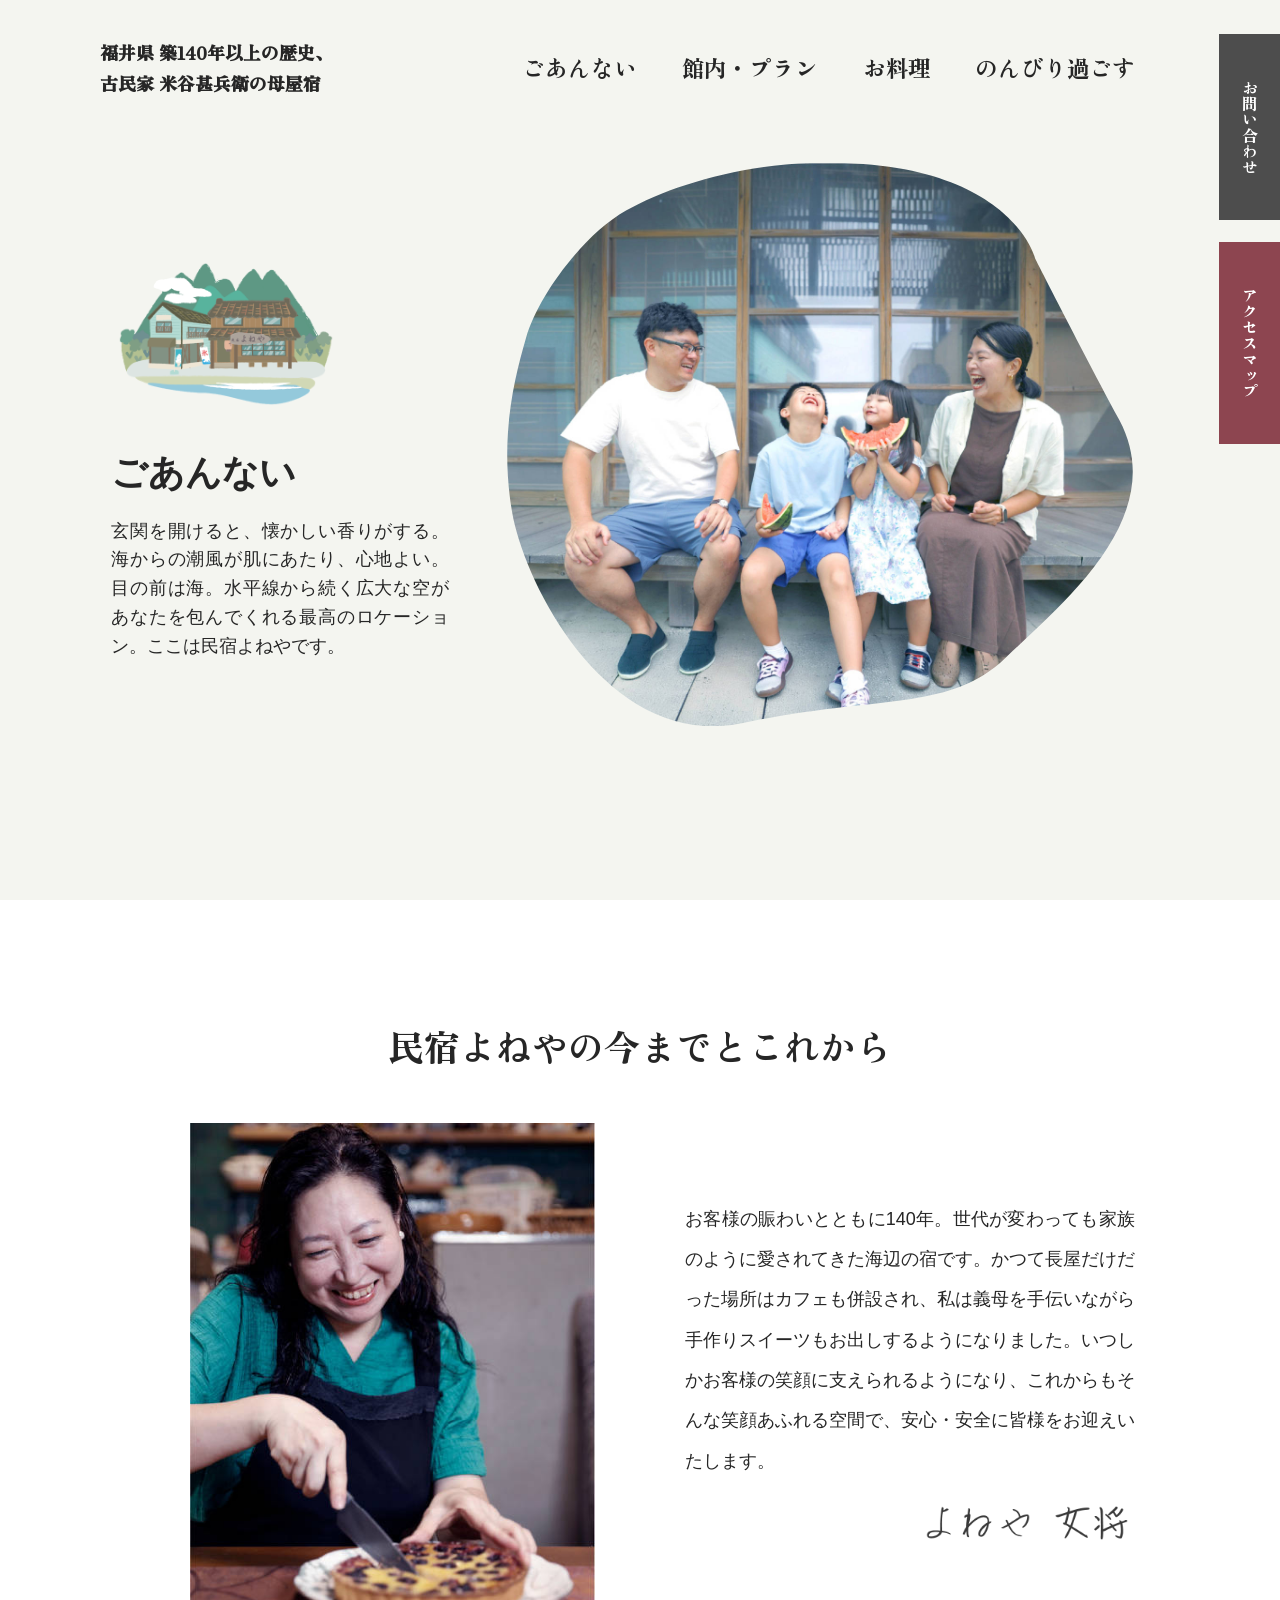
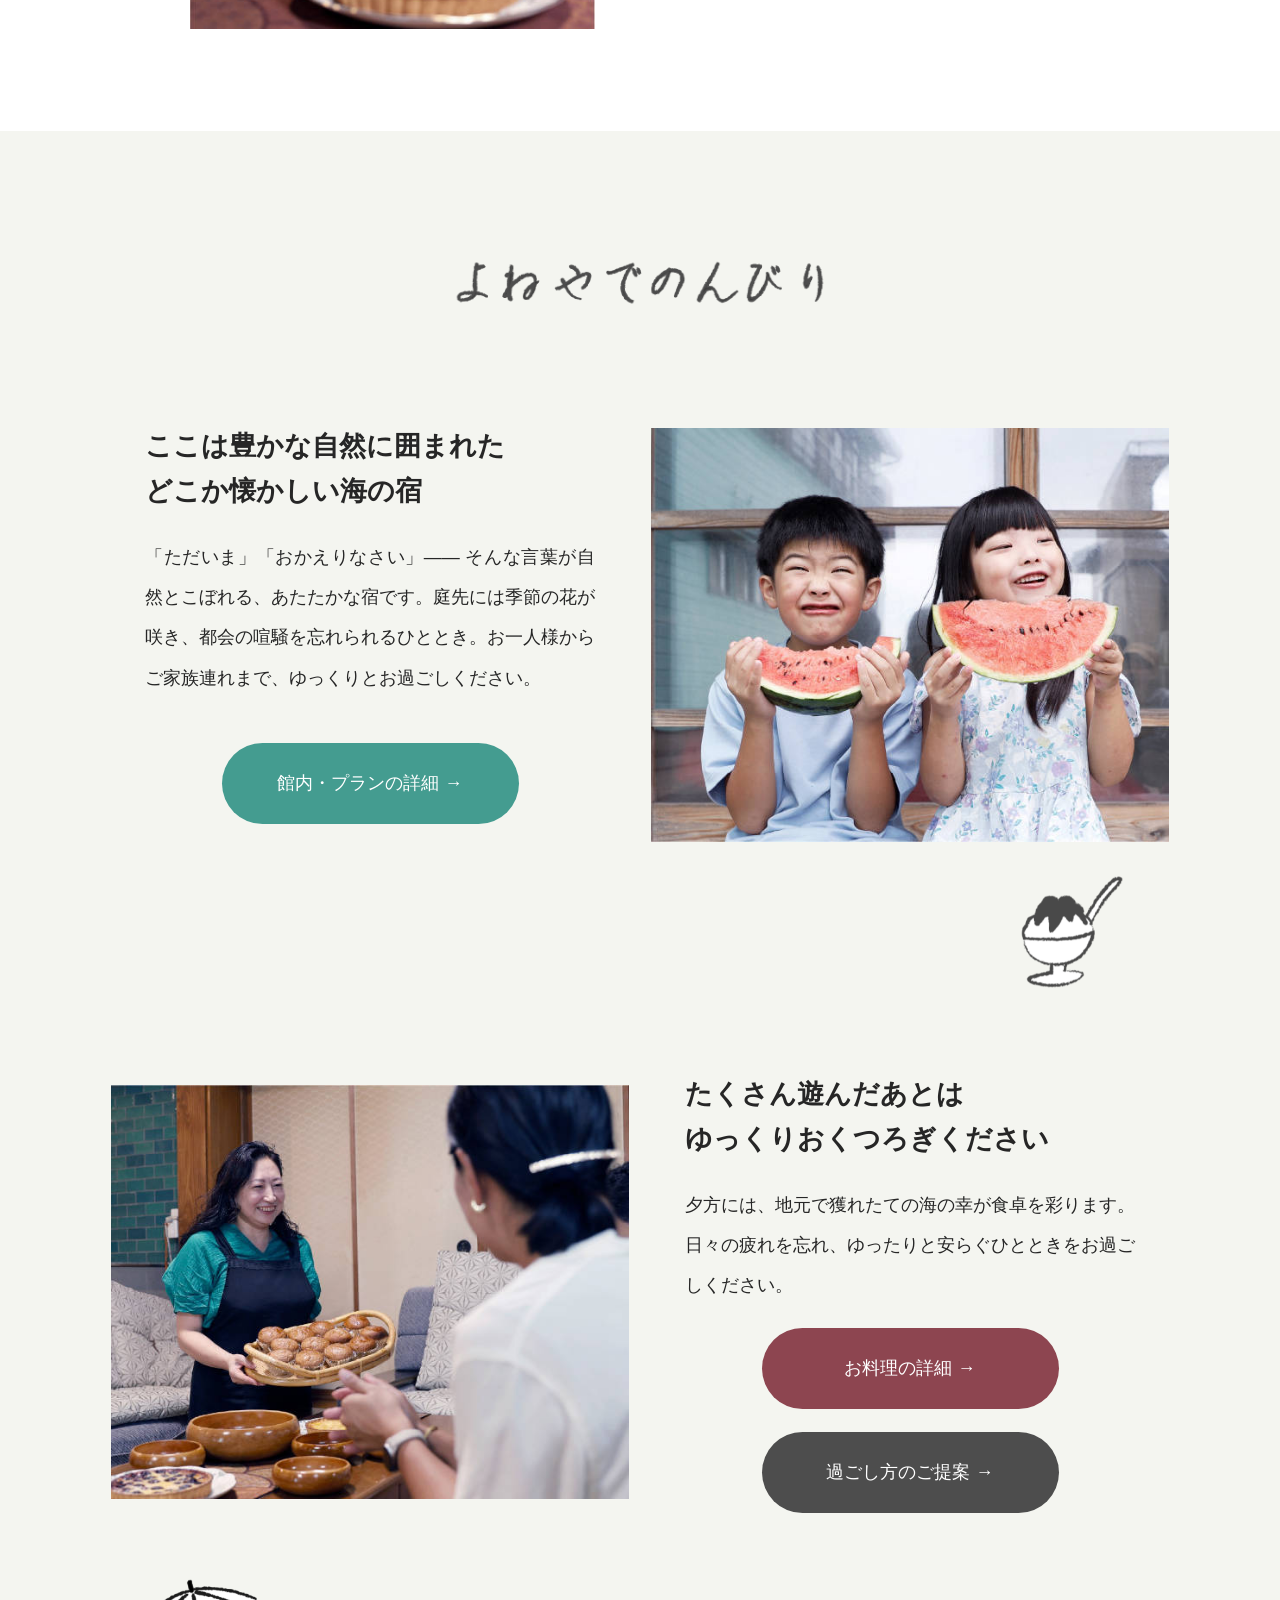
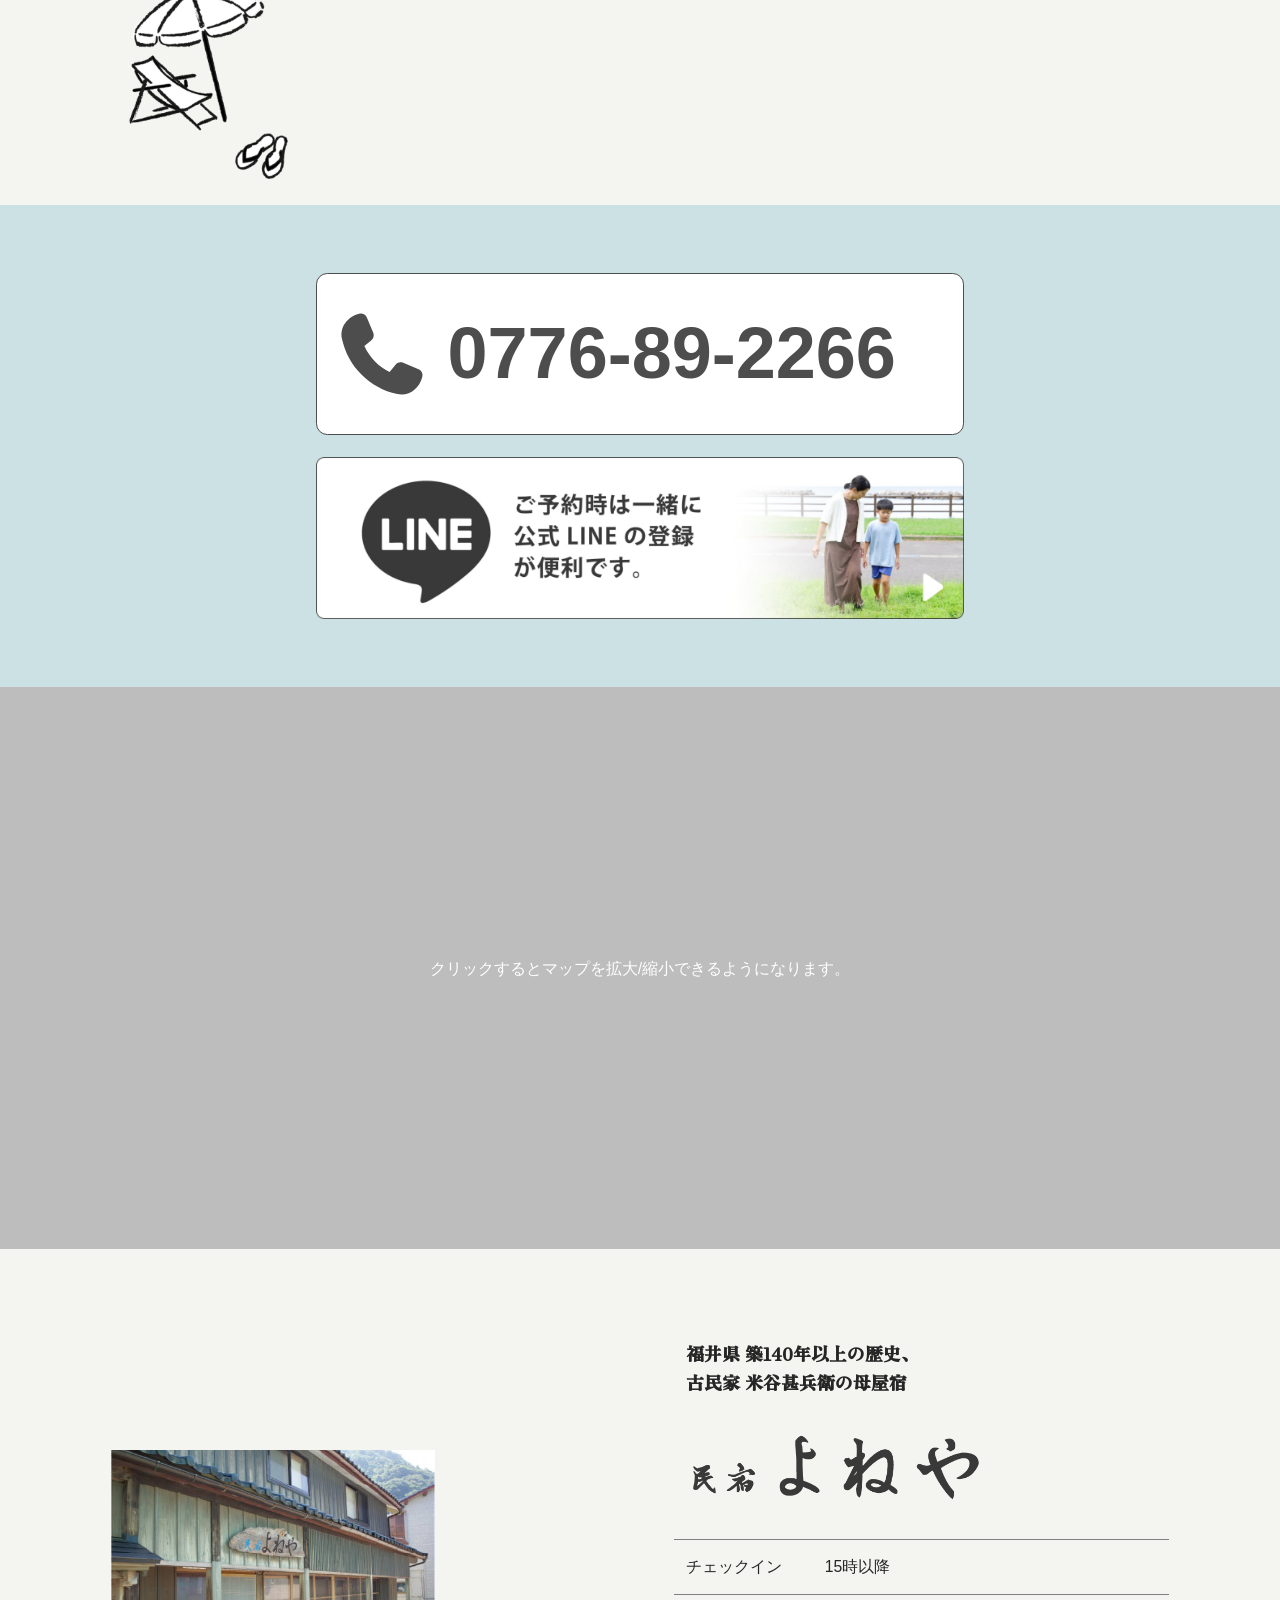
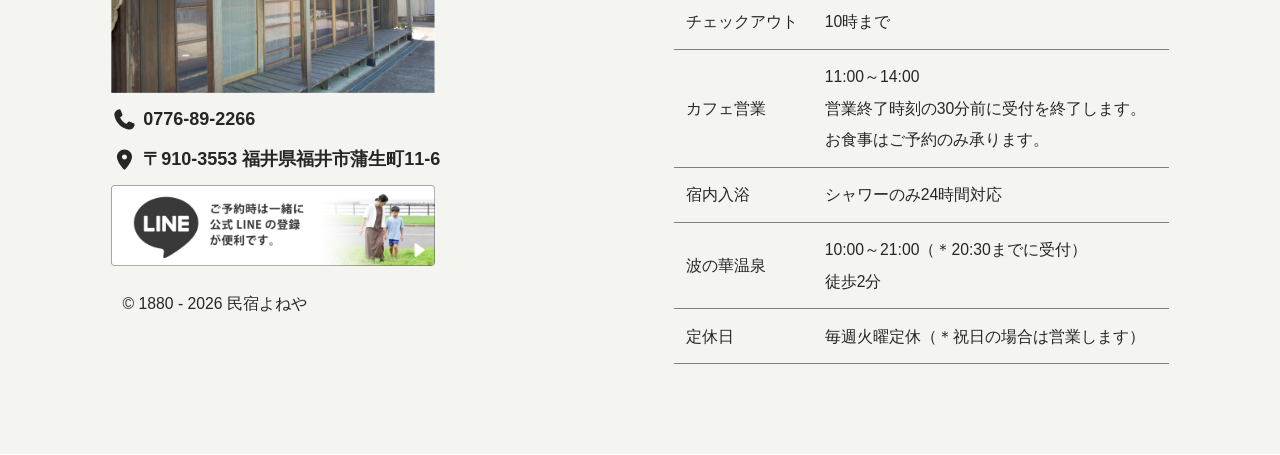
<file: index.html>
<!DOCTYPE html>
<html>
  <head>
    <meta charset="utf-8">
    <meta name="viewport" content="width=device-width, initial-scale=1.0">
    <title>民宿よねや | 福井県 築140年以上の歴史、古民家 米谷甚兵衛の母屋宿</title>
    <meta name="description" content="福井市越廼の海辺にたたずむ、築140年以上の古民家の宿。目の前は海、縁側から夕陽を眺め、地元の旬の海の幸と女将手作りのスイーツでおもてなしします。素泊まりから蔵一棟貸しまで。">
    <link rel="canonical" href="https://yoneya-koshino.com/">
    <meta property="og:type" content="website">
    <meta property="og:site_name" content="民宿よねや">
    <meta property="og:title" content="民宿よねや | 福井県 築140年以上の歴史、古民家 米谷甚兵衛の母屋宿">
    <meta property="og:description" content="福井市越廼の海辺にたたずむ、築140年以上の古民家の宿。目の前は海、縁側から夕陽を眺め、地元の旬の海の幸と女将手作りのスイーツでおもてなしします。素泊まりから蔵一棟貸しまで。">
    <meta property="og:url" content="https://yoneya-koshino.com/">
    <meta property="og:image" content="https://yoneya-koshino.com/assets/ogp.jpg">
    <meta property="og:image:width" content="1200">
    <meta property="og:image:height" content="630">
    <meta property="og:image:alt" content="民宿よねや 福井市越廼 築140年以上の古民家の宿">
    <meta property="og:locale" content="ja_JP">
    <meta name="twitter:card" content="summary_large_image">
    <link rel="preconnect" href="https://fonts.googleapis.com">
    <link rel="preconnect" href="https://fonts.gstatic.com" crossorigin>
    <link href="https://fonts.googleapis.com/css2?family=Zen+Antique&display=swap" rel="stylesheet">
    <link rel="stylesheet" href="./style.css">
    <link rel="icon" href="./favicon.ico">
  </head>
  <body>
    <div data-scroll-sentinel></div>
      <header id="header" class="header" data-active-header>
        <div class="header__container">
          <nav id="gNav" class="gNav">
            <h1 class="gNav__siteBrand">
              <a href="/">福井県 築140年以上の歴史、<br>古民家 米谷甚兵衛の母屋宿</a>
            </h1>
            <ul class="gNav__primaryMenu visible-md" data-primary-menu>
              <li class="gNav__menuItem">
                <a href="./">ごあんない</a>
              </li>
              <li class="gNav__menuItem">
                <a href="./space/">館内・プラン</a>
              </li>
              <li class="gNav__menuItem">
                <a href="./food/">お料理</a>
              </li>
              <li class="gNav__menuItem">
                <a href="./stay/">のんびり過ごす</a>
              </li>
            </ul>
            <ul class="gNav__secondaryMenu visible-md" data-social-menu>
              <li class="gNav__menuItem is-fixed is-darker">
                <a href="#contact">お問い合わせ</a>
              </li>
              <li class="gNav__menuItem is-fixed is-primary">
                <a href="#access">アクセスマップ</a>
              </li>
          </nav>
        </div>
      </header>
      <main id="main" class="main">
        <header id="hero" class="hero">
          <div class="hero__container">
            <figure class="hero__image">
              <img src="./assets/mv_welcome.jpg" alt="民宿よねやの縁側で家族で団欒">
            </figure>
            <div class="hero__content">
              <figure class="hero__illust">
                <img src="./assets/yoneya-koshino.png" alt="民宿よねやのイメージイラスト">
              </figure>
              <div class="hero__textWrap">
                <h2 class="hero__heading">ごあんない</h2>
                <p class="hero__text">
                  玄関を開けると、懐かしい香りがする。海からの潮風が肌にあたり、心地よい。目の前は海。水平線から続く広大な空があなたを包んでくれる最高のロケーション。ここは民宿よねやです。
                </p>
              </div>
            </div>
          </div>
        </header>
        <section class="story" data-readable>
          <div class="story__container">
            <h2 class="story__heading"><span>民宿よねやの</span><span>今までとこれから</span></h2>
            <div class="story__content">
              <figure class="story__image">
                <img src="./assets/yoneya_portrait.jpg" alt="民宿よねや 米谷亜樹">
              </figure>
              <div class="story__textWrap px-large">
                <p class="story__text">
                  お客様の賑わいとともに140年。世代が変わっても家族のように愛されてきた海辺の宿です。かつて長屋だけだった場所はカフェも併設され、私は義母を手伝いながら手作りスイーツもお出しするようになりました。いつしかお客様の笑顔に支えられるようになり、これからもそんな笑顔あふれる空間で、安心・安全に皆様をお迎えいたします。
                </p>
                <p class="story__text text-right">
                  <img src="./assets/yoneya-sign.png" alt="サイン よねや女将">
                </p>
              </div>
            </div>
          </div>
        </section>
        <section class="how-to-stay" data-readable>
          <div class="how-to-stay__container">
            <h2 class="how-to-stay__heading">
              <img src="./assets/how-to-stay.png" alt="よねやでのんびり">
            </h2>
            <div class="how-to-stay__content" data-readable>
              <figure class="how-to-stay__image">
                <img src="./assets/stay_00.jpg" alt="縁側でスイカを食べる">
              </figure>
              <div class="how-to-stay__textWrap px-large">
                <h3 class="how-to-stay__subHeading">ここは豊かな自然に囲まれた<br>どこか懐かしい海の宿</h3>
                <p class="how-to-stay__text">
                  「ただいま」「おかえりなさい」―― そんな言葉が自然とこぼれる、あたたかな宿です。庭先には季節の花が咲き、都会の喧騒を忘れられるひととき。お一人様からご家族連れまで、ゆっくりとお過ごしください。
                </p>
                <a class="button is-secondary is-md my-large" href="./space/">館内・プランの詳細 →</a>
              </div>
            </div>
            <div class="how-to-stay__content" data-readable>
              <figure class="how-to-stay__image">
                <img src="./assets/stay_01.jpg" alt="手作りスイーツを食べる">
              </figure>
              <div class="how-to-stay__textWrap px-large">
                <h3 class="how-to-stay__subHeading">たくさん遊んだあとは<br>ゆっくりおくつろぎください</h3>
                <p class="how-to-stay__text">
                  夕方には、地元で獲れたての海の幸が食卓を彩ります。日々の疲れを忘れ、ゆったりと安らぐひとときをお過ごしください。
                </p>
                <a class="button is-primary is-md my-medium" href="./food/">お料理の詳細 →</a>
                <a class="button is-darker is-md my-medium" href="./stay/">過ごし方のご提案 →</a>
              </div>
            </div>
          </div>
        </section>
        <section id="contact" class="banner" data-readable>
          <a class="banner__tel" href="tel:0776-89-2266">
            <svg class="icon is-si-tel is-xl" aria-hidden="true">
              <use href="./assets/icons.svg#si-tel"></use>
            </svg>
            0776-89-2266
          </a>
          <a class="banner__line" href="https://lin.ee/qv83gcG">
            <img src="./assets/line.png" alt="公式LINEアカウントへのご案内">
          </a>
        </section>
        <section id="access" class="embed" data-safe-embed data-readable>
          <iframe src="https://www.google.com/maps/embed?pb=!1m18!1m12!1m3!1d12905.450723315187!2d136.00251487978468!3d36.035853599206256!2m3!1f0!2f0!3f0!3m2!1i1024!2i768!4f13.1!3m3!1m2!1s0x5ff8c836736d2411%3A0x1d36cda72240b869!2z5rCR5a6_44KI44Gt44KE!5e0!3m2!1sja!2sjp!4v1790997362595!5m2!1sja!2sjp"></iframe>
        </section>
      </main>
      <footer id="footer" class="footer" data-readable>
        <div class="footer__container py-x-large">
          <div class="footer__summary" data-readable>
            <figure class="footer__image">
              <img src="./assets/yoneya-koshino.jpg" alt="民宿よねや 母屋外観">
            </figure>
            <ul class="footer__list">
              <li>
                <svg class="icon is-si-tel is-sm" width="24" height="24" aria-hidden="true">
                  <use href="./assets/icons.svg#si-tel"></use>
                </svg>
                0776-89-2266
              </li>
              <li>
                <svg class="icon is-si-pin is-sm" width="24" height="24" aria-hidden="true">
                  <use href="./assets/icons.svg#si-pin"></use>
                </svg>
                〒910-3553 福井県福井市蒲生町11-6
              </li>
            </ul>
            <a class="footer__line" href="https://lin.ee/qv83gcG">
              <img src="./assets/line.png" alt="公式LINEアカウントへのご案内">
            </a>
            <small class="footer__copyright"></small>
          </div>
          <div class="footer__detail" data-readable>
            <div class="footer__tagline">
              福井県 築140年以上の歴史、<br>古民家 米谷甚兵衛の母屋宿
            </div>
            <figure class="footer__brand">
              <img src="./assets/yoneya_logo.png" alt="民宿よねや ロゴ">
            </figure>
            <table class="footer__table">
              <tr>
                <th>チェックイン</th>
                <td>15時以降</td>
              </tr>
              <tr>
                <th>チェックアウト</th>
                <td>10時まで</td>
              </tr>
              <tr>
                <th>カフェ営業</th>
                <td>11:00～14:00
                  <br>営業終了時刻の30分前に受付を終了します。
                  <br>お食事はご予約のみ承ります。</td>
              </tr>
              <tr>
                <th>宿内入浴</th>
                <td>シャワーのみ24時間対応</td>
              </tr>
              <tr>
                <th>波の華温泉</th>
                <td>10:00～21:00（＊20:30までに受付）
                  <br>徒歩2分</td>
              </tr>
              <tr>
                <th>定休日</th>
                <td>毎週火曜定休（＊祝日の場合は営業します）</td>
            </table>
          </div>
        </div>
      </footer>
    </div>
    <script src="./init.js" type="module"></script>
  </body>
</html>
</file>
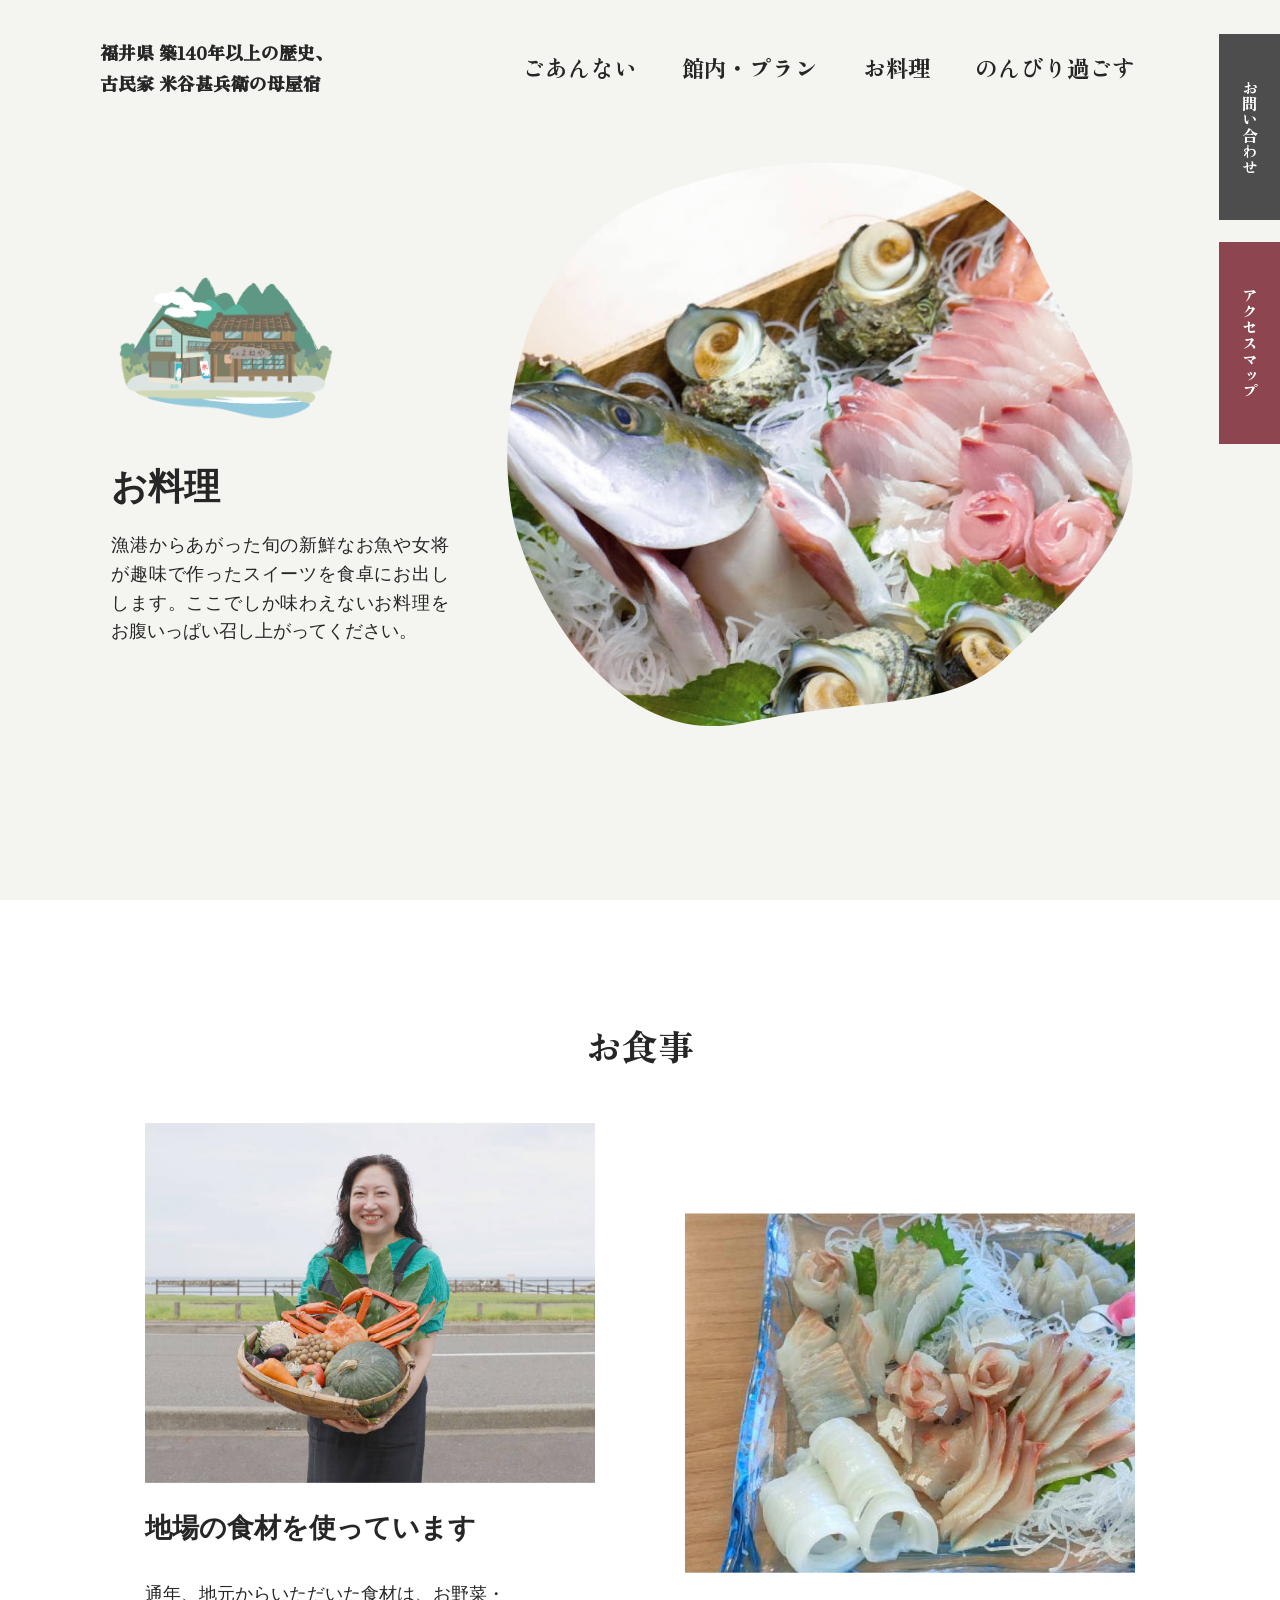
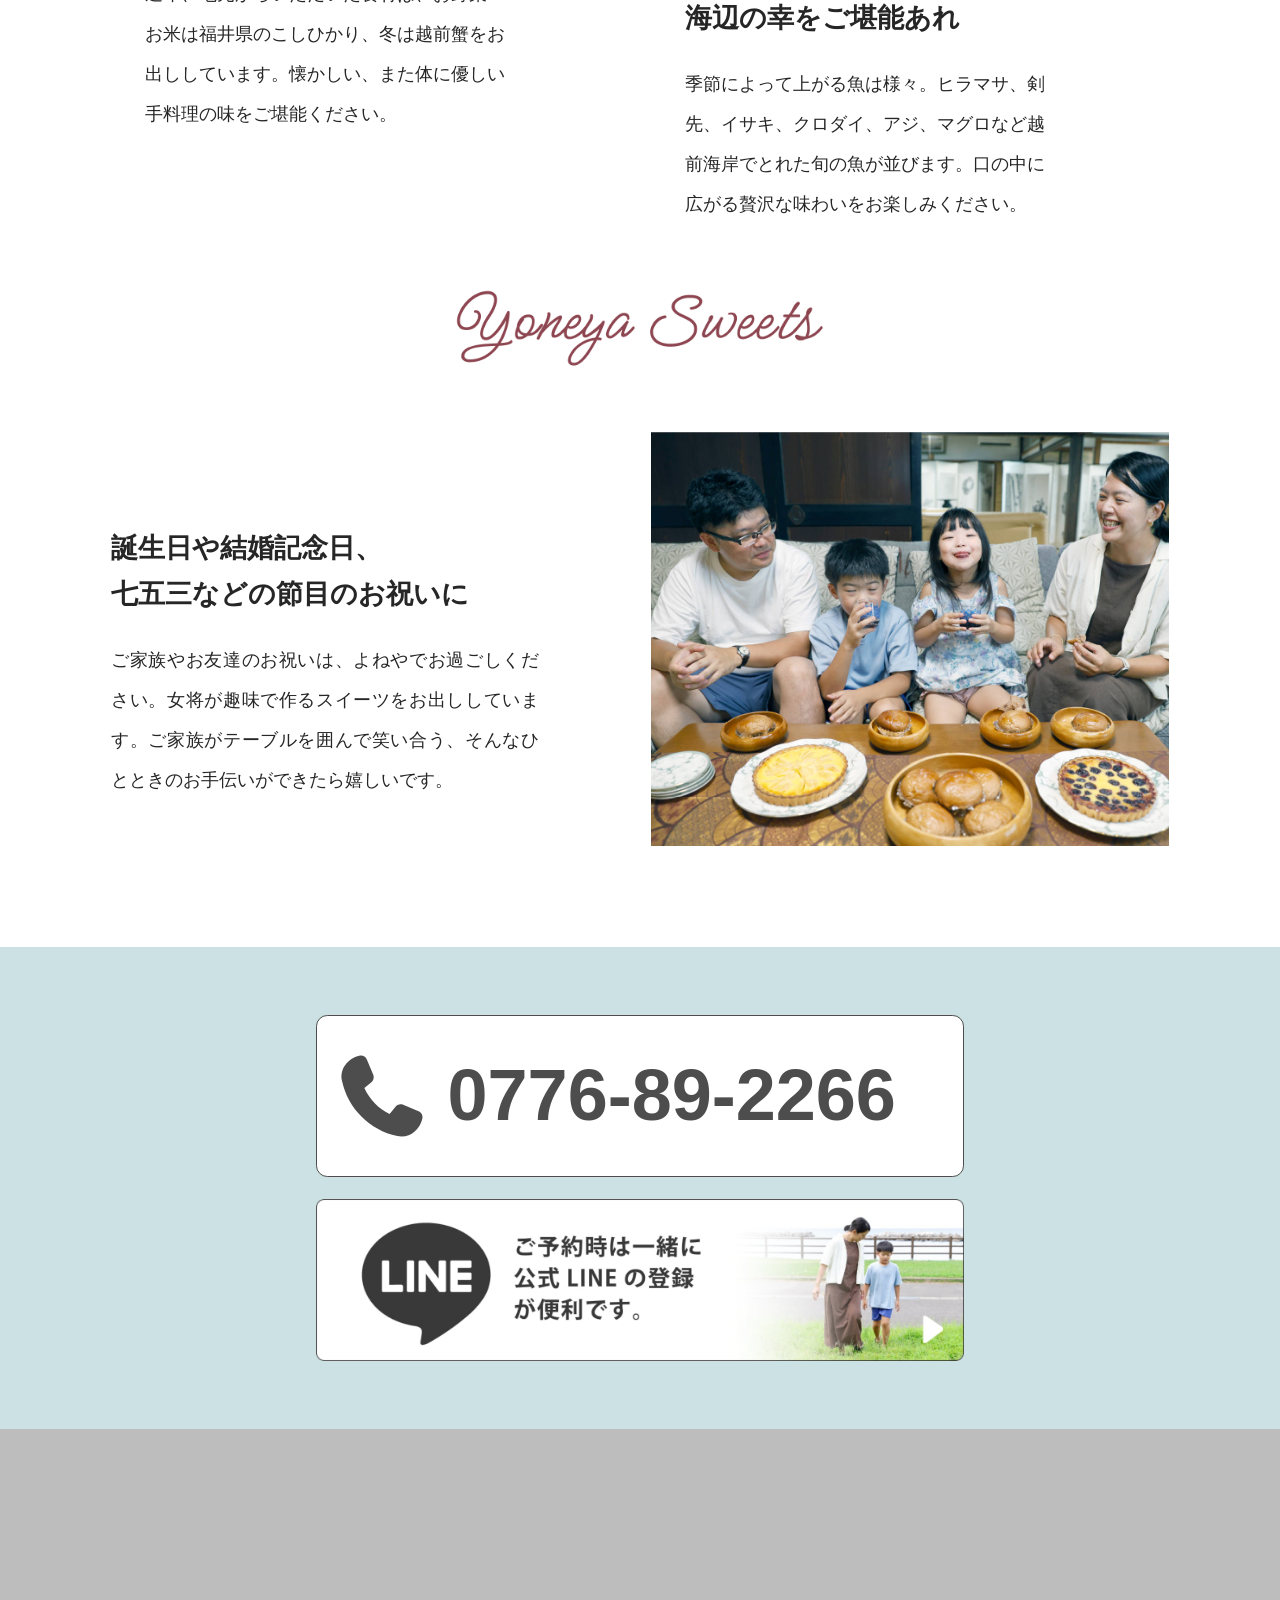
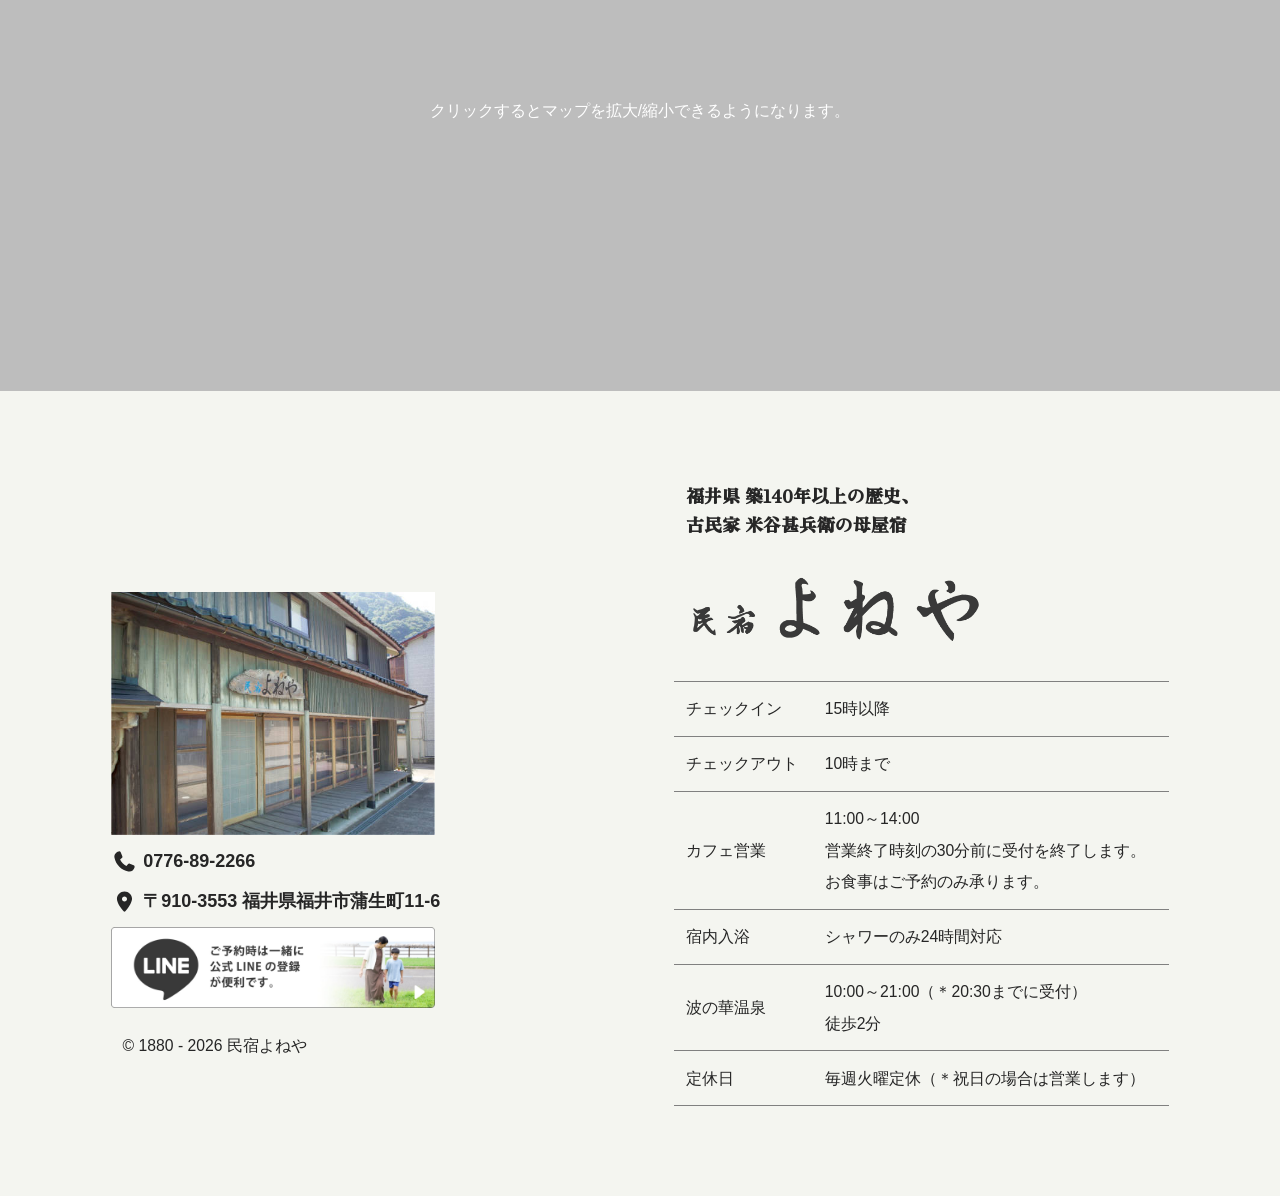
<file: food/index.html>
<!DOCTYPE html>
<html>
  <head>
    <meta charset="utf-8">
    <meta name="viewport" content="width=device-width, initial-scale=1.0">
    <title>お料理 | 民宿よねや</title>
    <meta name="description" content="越前海岸で水揚げされた旬の魚と福井県産コシヒカリ、冬は越前蟹。女将手作りのスイーツもお出しします。福井市越廼・民宿よねやのお料理のご案内です（お食事はご予約制）。">
    <link rel="canonical" href="https://yoneya-koshino.com/food/">
    <meta property="og:type" content="article">
    <meta property="og:site_name" content="民宿よねや">
    <meta property="og:title" content="お料理 | 民宿よねや">
    <meta property="og:description" content="越前海岸で水揚げされた旬の魚と福井県産コシヒカリ、冬は越前蟹。女将手作りのスイーツもお出しします。福井市越廼・民宿よねやのお料理のご案内です（お食事はご予約制）。">
    <meta property="og:url" content="https://yoneya-koshino.com/food/">
    <meta property="og:image" content="https://yoneya-koshino.com/assets/ogp.jpg">
    <meta property="og:image:width" content="1200">
    <meta property="og:image:height" content="630">
    <meta property="og:image:alt" content="民宿よねや 福井市越廼 築140年以上の古民家の宿">
    <meta property="og:locale" content="ja_JP">
    <meta name="twitter:card" content="summary_large_image">
    <link rel="preconnect" href="https://fonts.googleapis.com">
    <link rel="preconnect" href="https://fonts.gstatic.com" crossorigin>
    <link href="https://fonts.googleapis.com/css2?family=Zen+Antique&display=swap" rel="stylesheet">
    <link rel="stylesheet" href="../style.css">
    <link rel="icon" href="../favicon.ico">
  </head>
  <body>
    <div data-scroll-sentinel></div>
      <header id="header" class="header" data-active-header>
        <div class="header__container">
          <nav id="gNav" class="gNav">
            <h1 class="gNav__siteBrand">
              <a href="/">福井県 築140年以上の歴史、<br>古民家 米谷甚兵衛の母屋宿</a>
            </h1>
            <ul class="gNav__primaryMenu visible-md" data-primary-menu>
              <li class="gNav__menuItem">
                <a href="../">ごあんない</a>
              </li>
              <li class="gNav__menuItem">
                <a href="../space/">館内・プラン</a>
              </li>
              <li class="gNav__menuItem">
                <a href="../food/">お料理</a>
              </li>
              <li class="gNav__menuItem">
                <a href="../stay/">のんびり過ごす</a>
              </li>
            </ul>
            <ul class="gNav__secondaryMenu visible-md" data-social-menu>
              <li class="gNav__menuItem is-fixed is-darker">
                <a href="#contact">お問い合わせ</a>
              </li>
              <li class="gNav__menuItem is-fixed is-primary">
                <a href="#access">アクセスマップ</a>
              </li>
          </nav>
        </div>
      </header>
      <main id="main" class="main">
        <header id="hero" class="hero">
          <div class="hero__container">
            <figure class="hero__image">
              <img src="../assets/mv_food.jpg" alt="民宿よねやの舟盛り">
            </figure>
            <div class="hero__content">
              <figure class="hero__illust">
                <img src="../assets/yoneya-koshino.png" alt="民宿よねやのイメージイラスト">
              </figure>
              <div class="hero__textWrap">
                <h2 class="hero__heading">お料理</h2>
                <p class="hero__text">
                  漁港からあがった旬の新鮮なお魚や女将が趣味で作ったスイーツを食卓にお出しします。ここでしか味わえないお料理をお腹いっぱい召し上がってください。
                </p>
              </div>
            </div>
          </div>
        </header>
        <section class="food" data-readable>
          <div class="food__container">
            <h2 class="food__heading">お食事</h2>
            <div class="food__content">
              <div class="flexItem-md-4 mb-md-x-large px-md-large">
                <figure class="food__image">
                  <img src="../assets/food_00.jpg" alt="地場の食材を使っています">
                </figure>
                <div class="food__textWrap">
                  <h3 class="food__subHeading">地場の食材を使っています</h3>
                  <p class="food__text pr-md-x-large">
                    通年、地元からいただいた食材は、お野菜・お米は福井県のこしひかり、冬は越前蟹をお出ししています。懐かしい、また体に優しい手料理の味をご堪能ください。
                  </p>
                </div>
              </div>
              <div class="flexItem-md-4 mt-md-x-large px-md-large">
                <figure class="food__image">
                  <img src="../assets/food_01.jpg" alt="海辺の幸をご堪能あれ">
                </figure>
                <div class="food__textWrap">
                  <h3 class="food__subHeading">海辺の幸をご堪能あれ</h3>
                  <p class="food__text pr-md-x-large">
                    季節によって上がる魚は様々。ヒラマサ、剣先、イサキ、クロダイ、アジ、マグロなど越前海岸でとれた旬の魚が並びます。口の中に広がる贅沢な味わいをお楽しみください。
                  </p>
                </div>
              </div>
            </div>
            <div data-readable>
              <h2 class="food__heading">
                <img src="../assets/yoneya_sweets.png">
              </h2>
              <div class="food__content">
                <div class="food__textWrap flexItem-md-4">
                  <h3 class="food__subHeading">誕生日や結婚記念日、<br>七五三などの節目のお祝いに</h3>
                  <p class="food__text pr-md-x-large pb-md-large">
                    ご家族やお友達のお祝いは、よねやでお過ごしください。女将が趣味で作るスイーツをお出ししています。ご家族がテーブルを囲んで笑い合う、そんなひとときのお手伝いができたら嬉しいです。
                  </p>
                </div>
                <figure class="food__image flexItem-md-4">
                  <img src="../assets/food_02.jpg" alt="民宿よねや女将手製のスイーツ">
                </figure>
              </div>
            </div>
          </div>
        </section>
        <section id="contact" class="banner" data-readable>
          <a class="banner__tel" href="tel:0776-89-2266">
            <svg class="icon is-si-tel is-xl" aria-hidden="true">
              <use href="../assets/icons.svg#si-tel"></use>
            </svg>
            0776-89-2266
          </a>
          <a class="banner__line" href="https://lin.ee/qv83gcG">
            <img src="../assets/line.png" alt="公式LINEアカウントへのご案内">
          </a>
        </section>
        <section id="access" class="embed" data-safe-embed data-readable>
          <iframe src="https://www.google.com/maps/embed?pb=!1m18!1m12!1m3!1d12905.450723315187!2d136.00251487978468!3d36.035853599206256!2m3!1f0!2f0!3f0!3m2!1i1024!2i768!4f13.1!3m3!1m2!1s0x5ff8c836736d2411%3A0x1d36cda72240b869!2z5rCR5a6_44KI44Gt44KE!5e0!3m2!1sja!2sjp!4v1790997362595!5m2!1sja!2sjp"></iframe>
        </section>
      </main>
      <footer id="footer" class="footer" data-readable>
        <div class="footer__container py-x-large">
          <div class="footer__summary" data-readable>
            <figure class="footer__image">
              <img src="../assets/yoneya-koshino.jpg" alt="民宿よねや 母屋外観">
            </figure>
            <ul class="footer__list">
              <li>
                <svg class="icon is-si-tel is-sm" width="24" height="24" aria-hidden="true">
                  <use href="../assets/icons.svg#si-tel"></use>
                </svg>
                0776-89-2266
              </li>
              <li>
                <svg class="icon is-si-pin is-sm" width="24" height="24" aria-hidden="true">
                  <use href="../assets/icons.svg#si-pin"></use>
                </svg>
                〒910-3553 福井県福井市蒲生町11-6
              </li>
            </ul>
            <a class="footer__line" href="https://lin.ee/qv83gcG">
              <img src="../assets/line.png" alt="公式LINEアカウントへのご案内">
            </a>
            <small class="footer__copyright"></small>
          </div>
          <div class="footer__detail" data-readable>
            <div class="footer__tagline">
              福井県 築140年以上の歴史、<br>古民家 米谷甚兵衛の母屋宿
            </div>
            <figure class="footer__brand">
              <img src="../assets/yoneya_logo.png" alt="民宿よねや ロゴ">
            </figure>
            <table class="footer__table">
              <tr>
                <th>チェックイン</th>
                <td>15時以降</td>
              </tr>
              <tr>
                <th>チェックアウト</th>
                <td>10時まで</td>
              </tr>
              <tr>
                <th>カフェ営業</th>
                <td>11:00～14:00
                  <br>営業終了時刻の30分前に受付を終了します。
                  <br>お食事はご予約のみ承ります。</td>
              </tr>
              <tr>
                <th>宿内入浴</th>
                <td>シャワーのみ24時間対応</td>
              </tr>
              <tr>
                <th>波の華温泉</th>
                <td>10:00～21:00（＊20:30までに受付）
                  <br>徒歩2分</td>
              </tr>
              <tr>
                <th>定休日</th>
                <td>毎週火曜定休（＊祝日の場合は営業します）</td>
            </table>
          </div>
        </div>
      </footer>
    </div>
    <script src="../init.js" type="module"></script>
  </body>
</html>
</file>
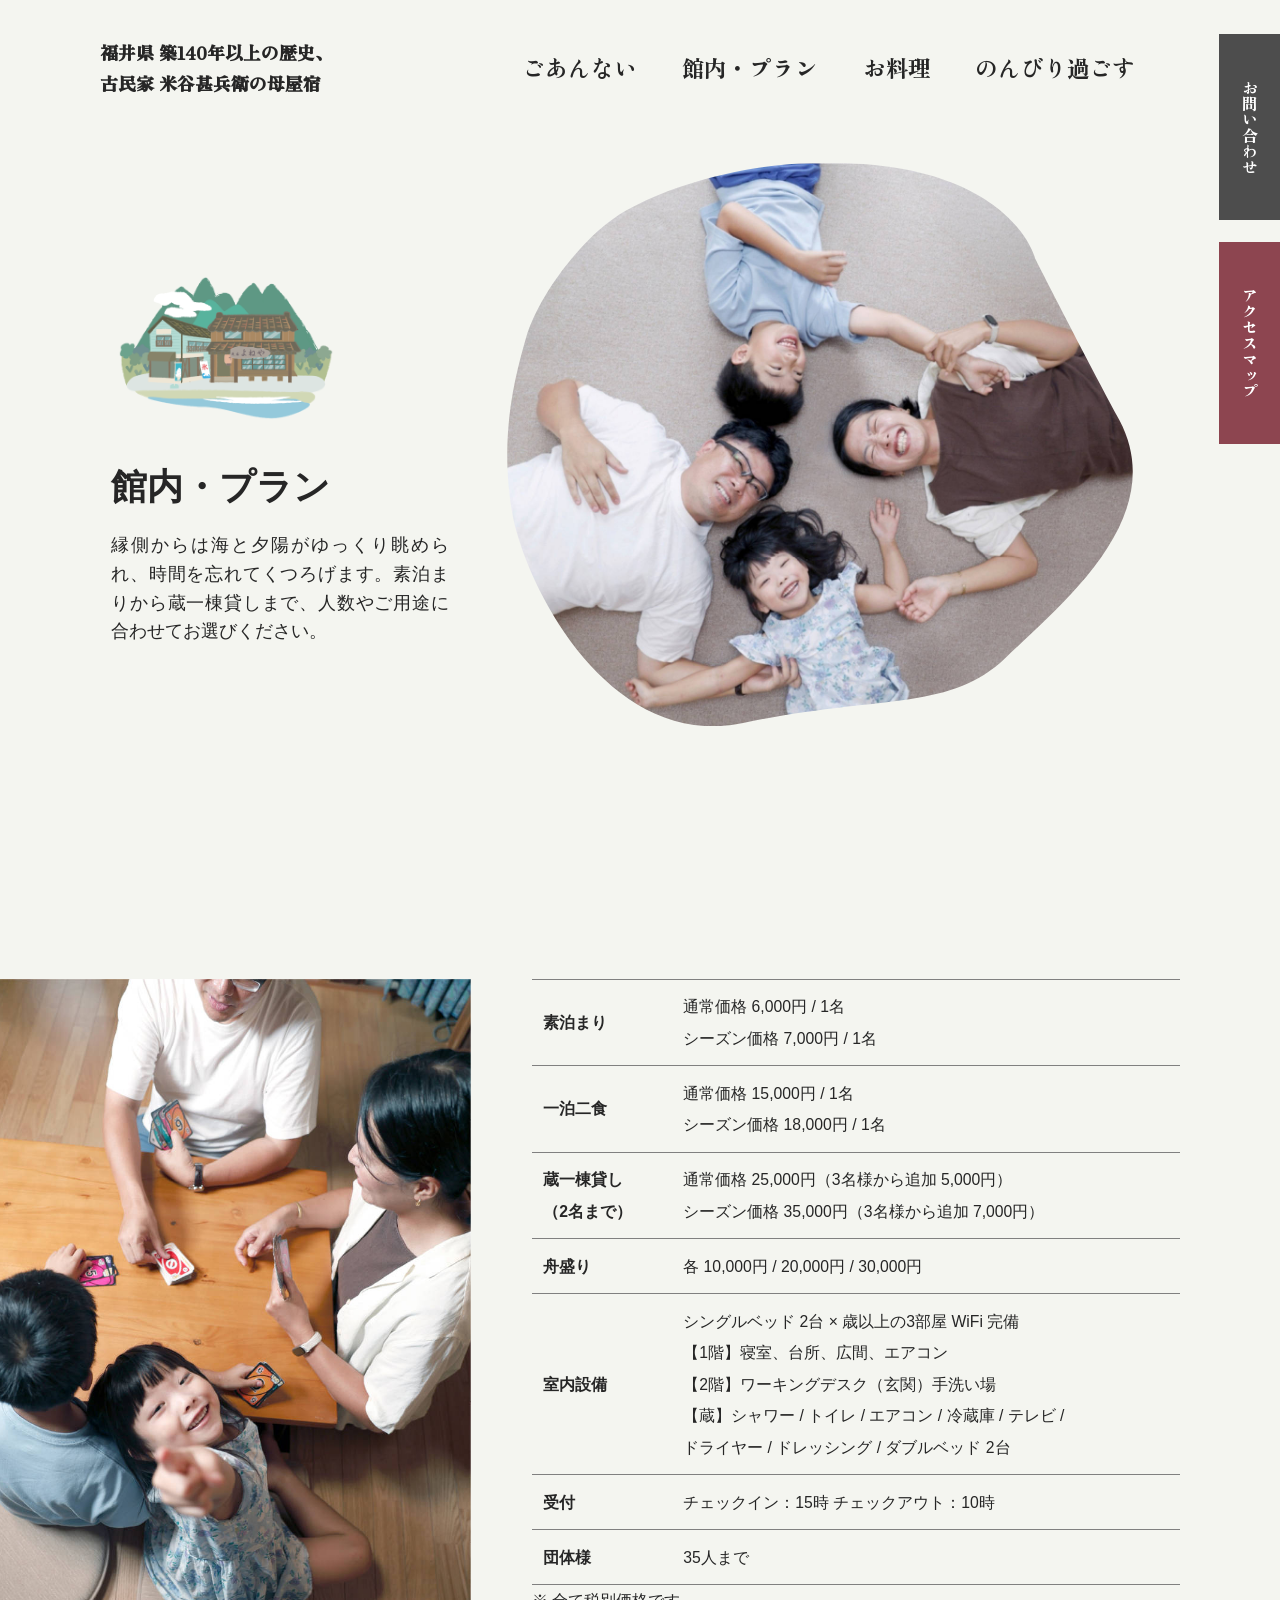
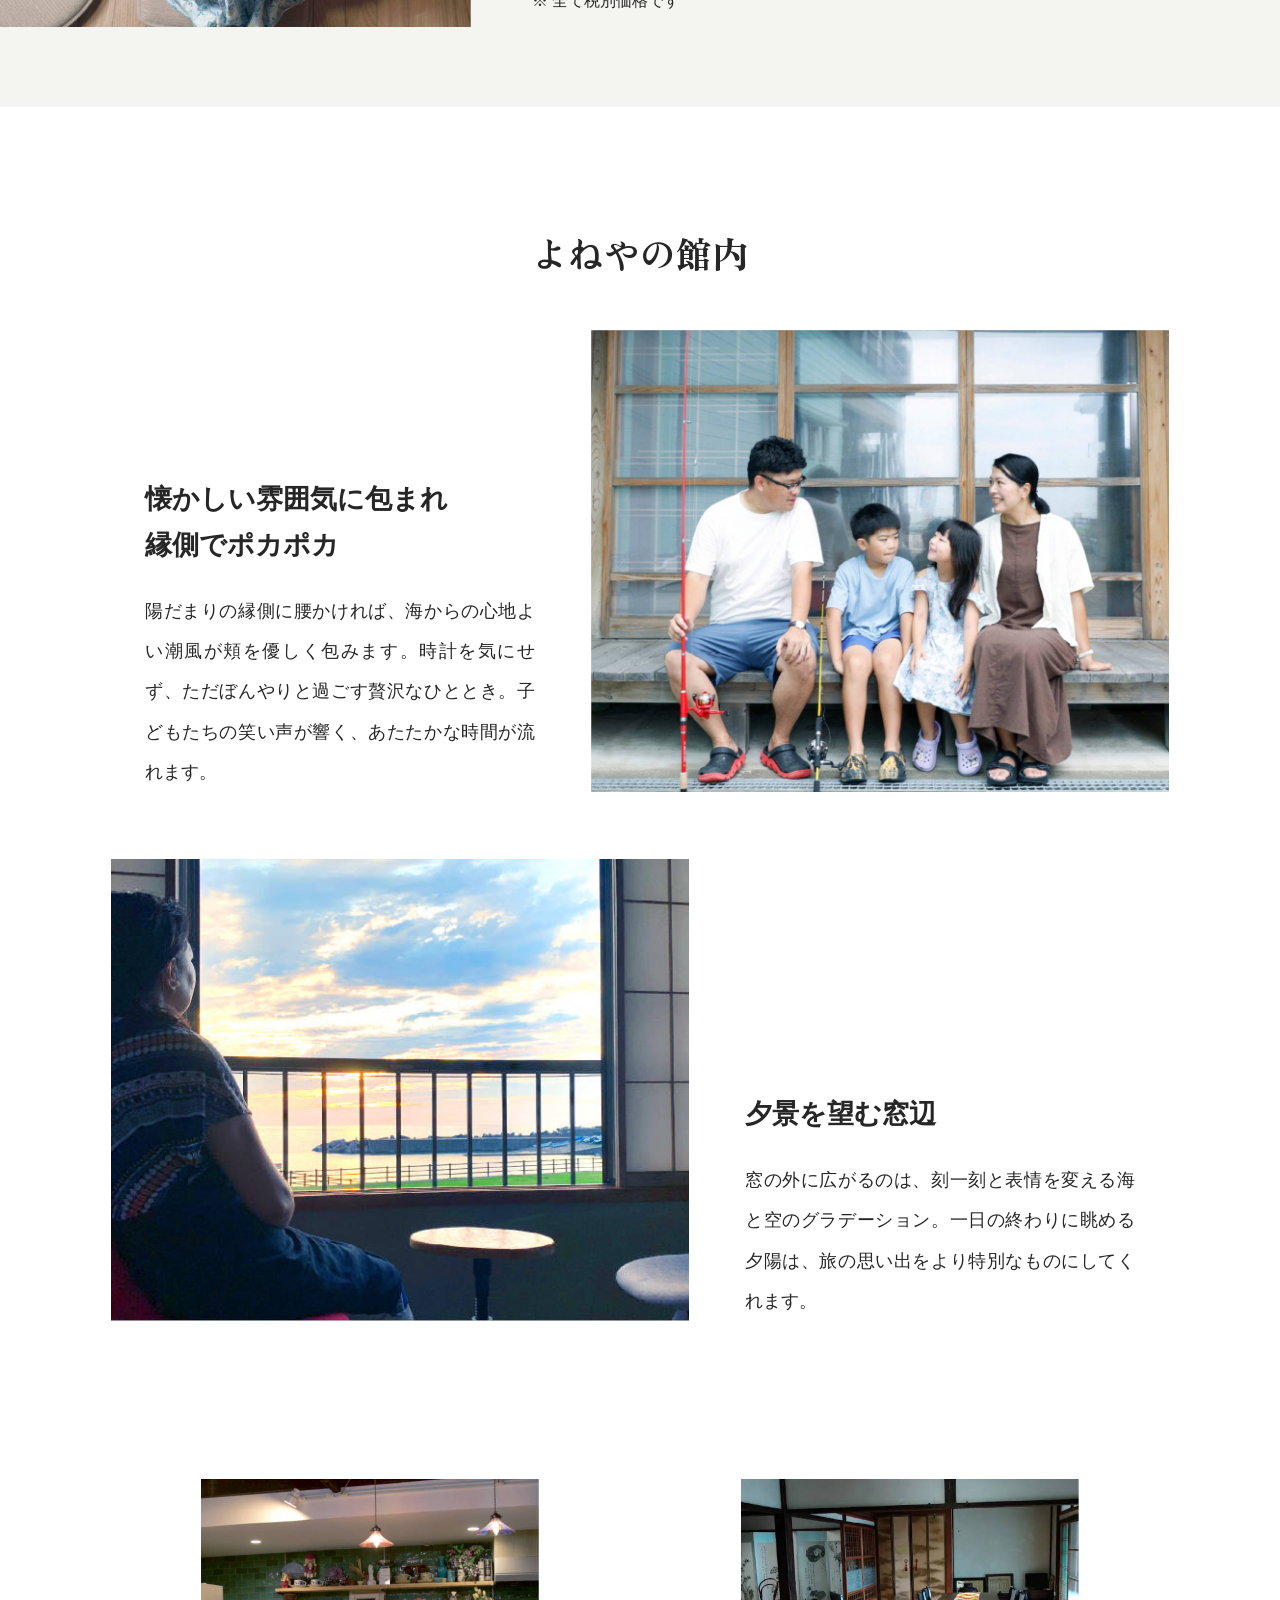
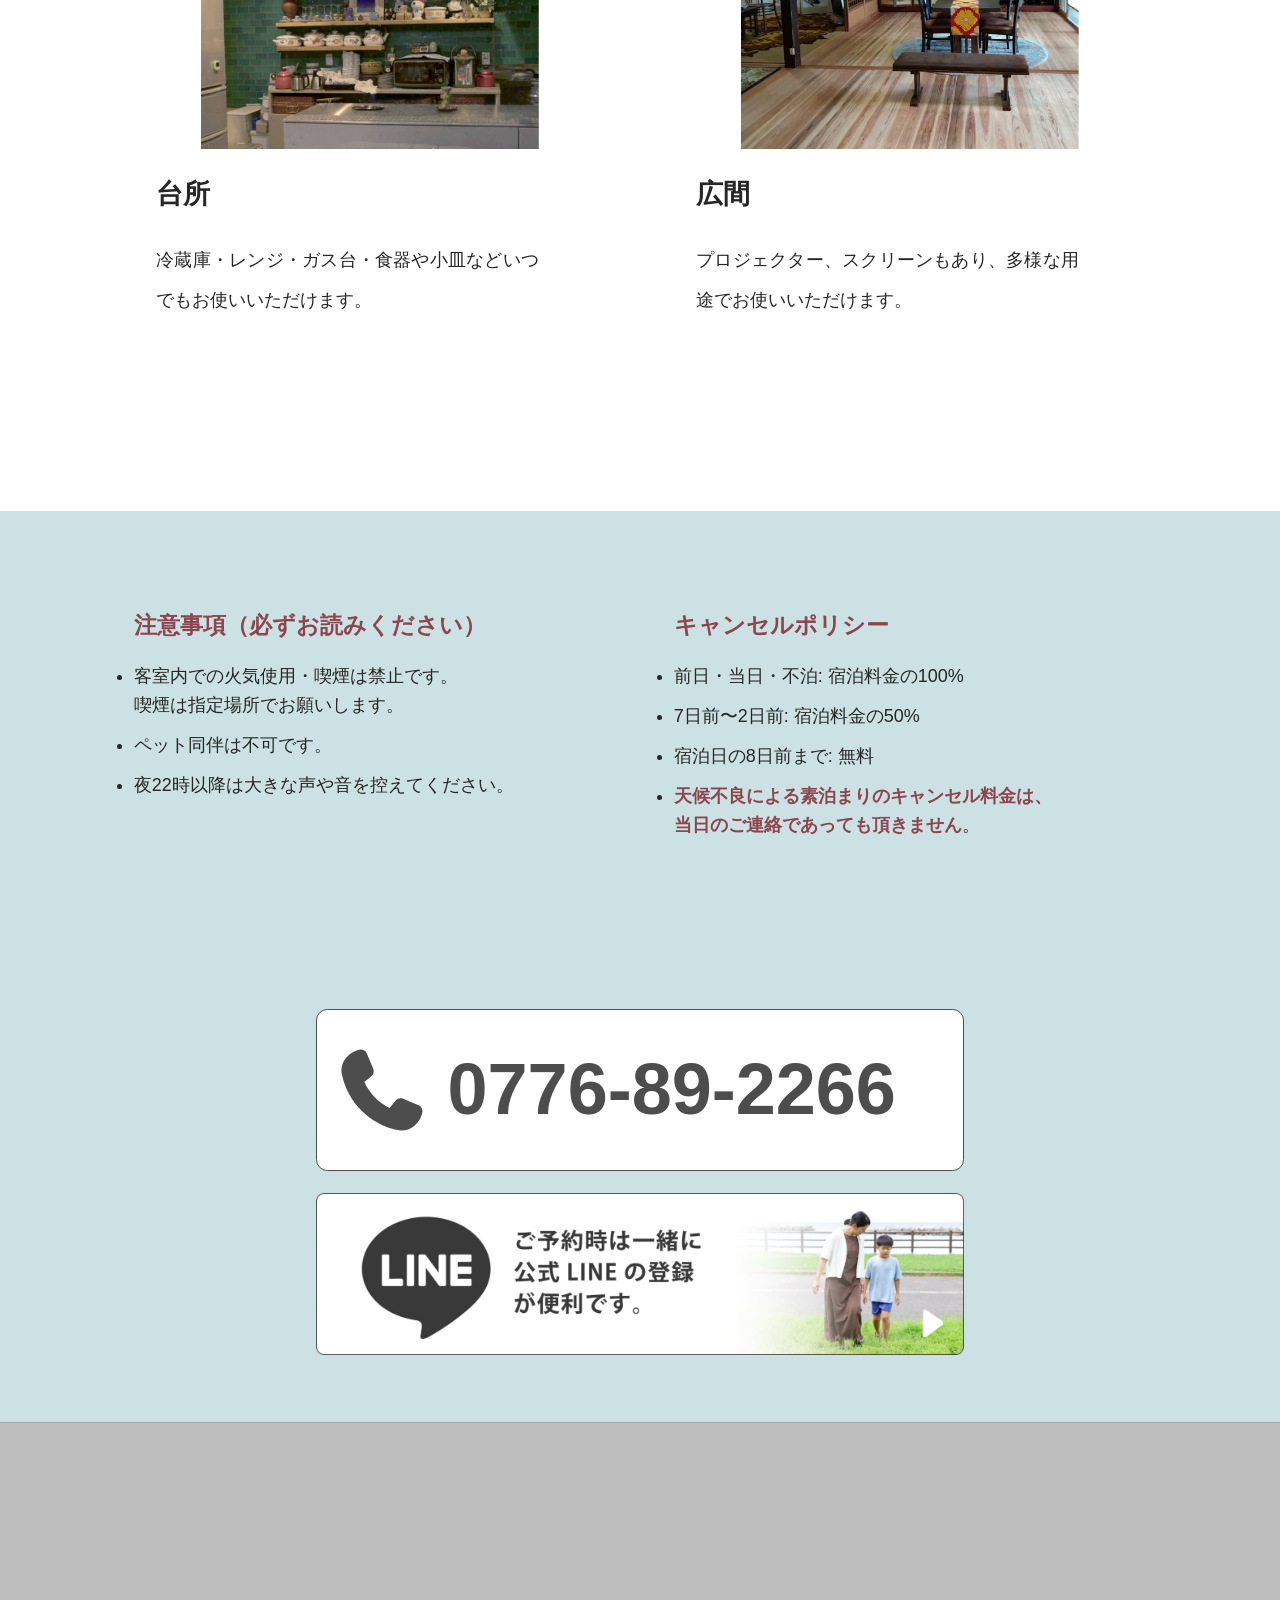
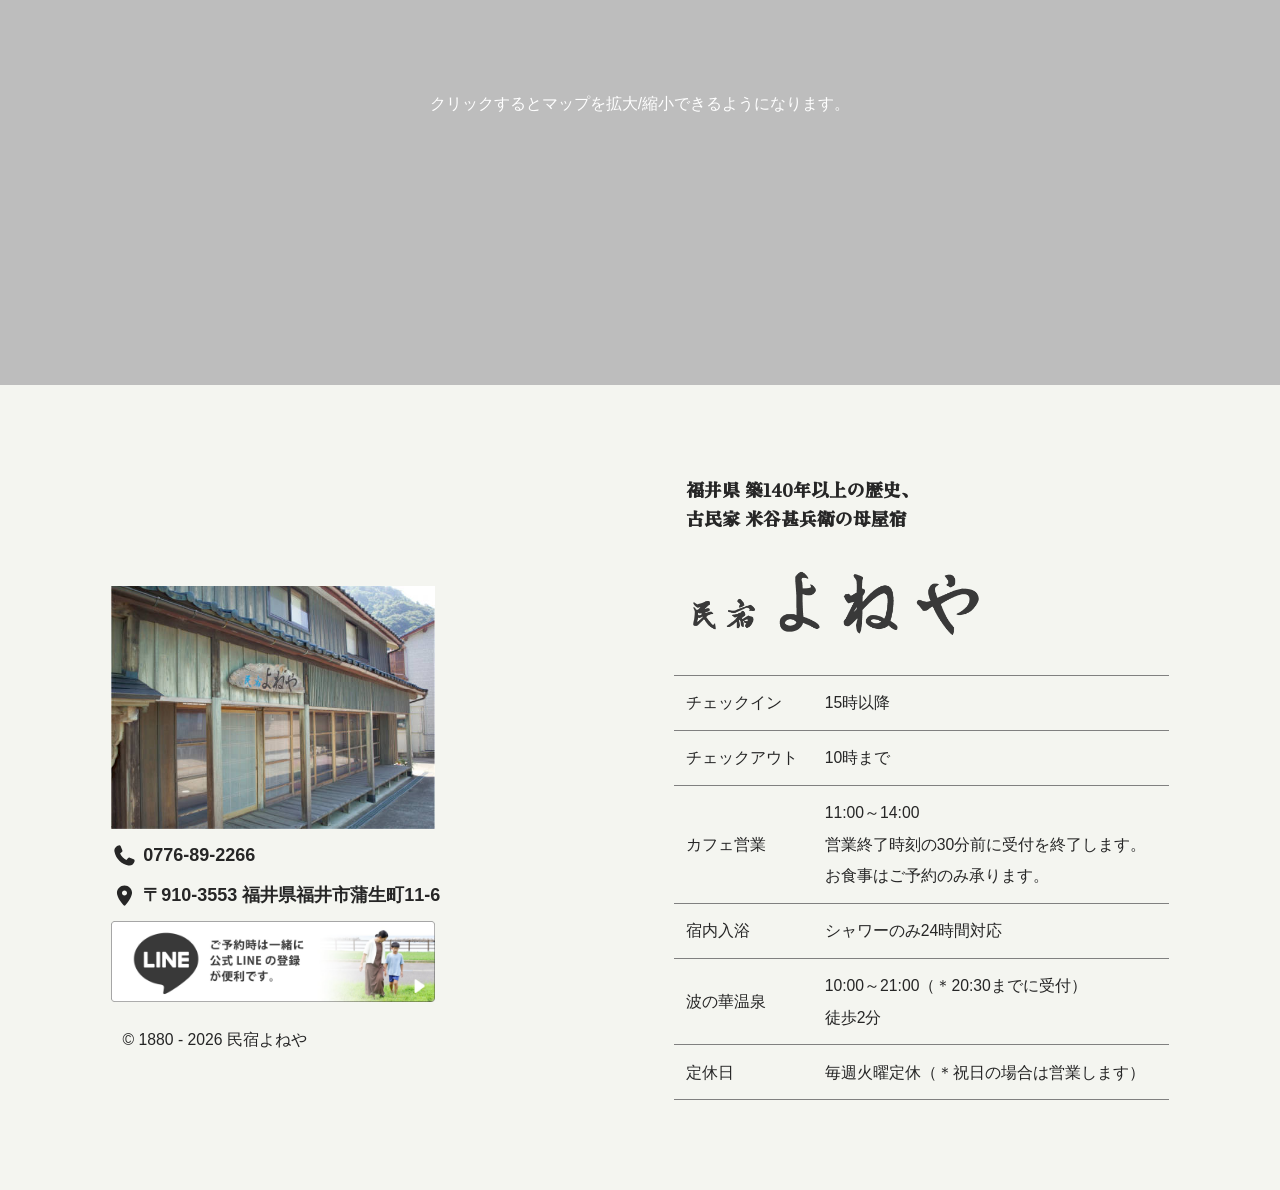
<file: space/index.html>
<!DOCTYPE html>
<html>
  <head>
    <meta charset="utf-8">
    <meta name="viewport" content="width=device-width, initial-scale=1.0">
    <title>館内・プラン | 民宿よねや</title>
    <meta name="description" content="民宿よねやの館内とプランのご案内。縁側から海と夕陽を望む古民家で、素泊まり・一泊二食・蔵一棟貸しをご用意。団体は35名まで。料金・設備・キャンセルポリシーもこちら。">
    <link rel="canonical" href="https://yoneya-koshino.com/space/">
    <meta property="og:type" content="article">
    <meta property="og:site_name" content="民宿よねや">
    <meta property="og:title" content="館内・プラン | 民宿よねや">
    <meta property="og:description" content="民宿よねやの館内とプランのご案内。縁側から海と夕陽を望む古民家で、素泊まり・一泊二食・蔵一棟貸しをご用意。団体は35名まで。料金・設備・キャンセルポリシーもこちら。">
    <meta property="og:url" content="https://yoneya-koshino.com/space/">
    <meta property="og:image" content="https://yoneya-koshino.com/assets/ogp.jpg">
    <meta property="og:image:width" content="1200">
    <meta property="og:image:height" content="630">
    <meta property="og:image:alt" content="民宿よねや 福井市越廼 築140年以上の古民家の宿">
    <meta property="og:locale" content="ja_JP">
    <meta name="twitter:card" content="summary_large_image">
    <link rel="preconnect" href="https://fonts.googleapis.com">
    <link rel="preconnect" href="https://fonts.gstatic.com" crossorigin>
    <link href="https://fonts.googleapis.com/css2?family=Zen+Antique&display=swap" rel="stylesheet">
    <link rel="stylesheet" href="../style.css">
    <link rel="icon" href="../favicon.ico">
  </head>
  <body>
    <div data-scroll-sentinel></div>
      <header id="header" class="header" data-active-header>
        <div class="header__container">
          <nav id="gNav" class="gNav">
            <h1 class="gNav__siteBrand">
              <a href="/">福井県 築140年以上の歴史、<br>古民家 米谷甚兵衛の母屋宿</a>
            </h1>
            <ul class="gNav__primaryMenu visible-md" data-primary-menu>
              <li class="gNav__menuItem">
                <a href="../">ごあんない</a>
              </li>
              <li class="gNav__menuItem">
                <a href="../space/">館内・プラン</a>
              </li>
              <li class="gNav__menuItem">
                <a href="../food/">お料理</a>
              </li>
              <li class="gNav__menuItem">
                <a href="../stay/">のんびり過ごす</a>
              </li>
            </ul>
            <ul class="gNav__secondaryMenu visible-md" data-social-menu>
              <li class="gNav__menuItem is-fixed is-darker">
                <a href="#contact">お問い合わせ</a>
              </li>
              <li class="gNav__menuItem is-fixed is-primary">
                <a href="#access">アクセスマップ</a>
              </li>
          </nav>
        </div>
      </header>
      <main id="main" class="main">
        <header id="hero" class="hero">
          <div class="hero__container">
            <figure class="hero__image">
              <img src="../assets/mv_space.jpg" alt="民宿よねやの空間で家族で団欒">
            </figure>
            <div class="hero__content">
              <figure class="hero__illust">
                <img src="../assets/yoneya-koshino.png" alt="民宿よねやのイメージイラスト">
              </figure>
              <div class="hero__textWrap">
                <h2 class="hero__heading">館内・プラン</h2>
                <p class="hero__text">
                  縁側からは海と夕陽がゆっくり眺められ、時間を忘れてくつろげます。素泊まりから蔵一棟貸しまで、人数やご用途に合わせてお選びください。
                </p>
              </div>
            </div>
          </div>
        </header>
        <section class="plan" data-readable>
          <div class="plan__container">
            <div class="plan__content">
              <table class="plan__table">
                <tbody>
                  <tr>
                    <th>素泊まり</th>
                    <td>
                      通常価格 6,000円 / 1名
                      <br>シーズン価格 7,000円 / 1名
                    </td>
                  </tr>
                  <tr>
                    <th>一泊二食</th>
                    <td>
                      通常価格 15,000円 / 1名
                      <br>シーズン価格 18,000円 / 1名
                    </td>
                  </tr>
                  <tr>
                    <th>蔵一棟貸し<br>（2名まで）</th>
                    <td>
                      通常価格 25,000円（3名様から追加 5,000円）
                      <br>シーズン価格 35,000円（3名様から追加 7,000円）
                    </td>
                  </tr>
                  <tr>
                    <th>舟盛り</th>
                    <td>
                      各 10,000円 / 20,000円 / 30,000円
                    </td>
                  </tr>
                  <tr>
                    <th>室内設備</th>
                    <td>
                      シングルベッド 2台 × 歳以上の3部屋 WiFi 完備
                      <br>【1階】寝室、台所、広間、エアコン
                      <br>【2階】ワーキングデスク（玄関）手洗い場
                      <br>【蔵】シャワー / トイレ / エアコン / 冷蔵庫 / テレビ /
                      <br> ドライヤー / ドレッシング / ダブルベッド 2台
                    </td>
                  </tr>
                  <tr>
                    <th>受付</th>
                    <td>
                      チェックイン：15時 チェックアウト：10時
                    </td>
                  </tr>
                  <tr>
                    <th>団体様</th>
                    <td>
                      35人まで
                    </td>
                  </tr>
                </tbody>
              </table>
              <small>※ 全て税別価格です</small>
            </div>
            <div class="plan__image"></div>
          </div>
        </section>
        <section class="space" data-readable>
          <div class="space__container">
            <h2 class="space__heading">よねやの館内</h2>
            <div class="space__content" data-readable>
              <figure class="space__image">
                <img src="../assets/space_01.jpg" alt="懐かしい雰囲気に包まれ縁側でポカポカ">
              </figure>
              <div class="space__textWrap px-large">
                <h3 class="space__subHeading">懐かしい雰囲気に包まれ<br>縁側でポカポカ</h3>
                <p class="space__text">
                  陽だまりの縁側に腰かければ、海からの心地よい潮風が頬を優しく包みます。時計を気にせず、ただぼんやりと過ごす贅沢なひととき。子どもたちの笑い声が響く、あたたかな時間が流れます。
                </p>
              </div>
            </div>
            <div class="space__content" data-readable>
              <figure class="space__image">
                <img src="../assets/space_02.jpg" alt="夕景を望む窓辺">
              </figure>
              <div class="space__textWrap px-large">
                <h3 class="space__subHeading">夕景を望む窓辺</h3>
                <p class="space__text">
                  窓の外に広がるのは、刻一刻と表情を変える海と空のグラデーション。一日の終わりに眺める夕陽は、旅の思い出をより特別なものにしてくれます。
                </p>
              </div>
            </div>
            <div class="space__subContent py-md-x-large" data-readable>
              <div class="flexItem-md-4">
                <figure class="px-x-large">
                  <img src="../assets/space_03.jpg">
                </figure>
                <h3 class="space__subHeading px-large">台所</h3>
                <p class="space__text px-large pr-md-x-large">
                  冷蔵庫・レンジ・ガス台・食器や小皿などいつでもお使いいただけます。
                </p>
              </div>
              <div class="flexItem-md-4">
                <figure class="px-x-large">
                  <img src="../assets/space_04.jpg">
                </figure>
                <h3 class="space__subHeading px-large">広間</h3>
                <p class="space__text px-large pr-md-x-large">
                  プロジェクター、スクリーンもあり、多様な用途でお使いいただけます。
                </p>
              </div>
            </div>
          </div>
        </section>
        <section class="note" data-readable>
          <div class="note__container">
            <div class="flexItem-md-4">
              <h3 class="mb-medium pl-medium">注意事項（必ずお読みください）</h3>
              <ul class="px-medium">
                <li>客室内での火気使用・喫煙は禁止です。<br>喫煙は指定場所でお願いします。</li>
                <li>ペット同伴は不可です。</li>
                <li>夜22時以降は大きな声や音を控えてください。</li>
              </ul>
            </div>
            <div class="flexItem-md-4">
              <h3 class="mb-medium pl-medium">キャンセルポリシー</h3>
              <ul class="px-medium">
                <li>前日・当日・不泊: 宿泊料金の100%</li>
                <li>7日前〜2日前: 宿泊料金の50%</li>
                <li>宿泊日の8日前まで: 無料</li>
                <li><strong>天候不良による素泊まりのキャンセル料金は、<br>当日のご連絡であっても頂きません</strong>。</li>
              </ul>
            </div>
          </div>
        </section>
        <section id="contact" class="banner" data-readable>
          <a class="banner__tel" href="tel:0776-89-2266">
            <svg class="icon is-si-tel is-xl" aria-hidden="true">
              <use href="../assets/icons.svg#si-tel"></use>
            </svg>
            0776-89-2266
          </a>
          <a class="banner__line" href="https://lin.ee/qv83gcG">
            <img src="../assets/line.png" alt="公式LINEアカウントへのご案内">
          </a>
        </section>
        <section id="access" class="embed" data-safe-embed data-readable>
          <iframe src="https://www.google.com/maps/embed?pb=!1m18!1m12!1m3!1d12905.450723315187!2d136.00251487978468!3d36.035853599206256!2m3!1f0!2f0!3f0!3m2!1i1024!2i768!4f13.1!3m3!1m2!1s0x5ff8c836736d2411%3A0x1d36cda72240b869!2z5rCR5a6_44KI44Gt44KE!5e0!3m2!1sja!2sjp!4v1790997362595!5m2!1sja!2sjp"></iframe>
        </section>
      </main>
      <footer id="footer" class="footer" data-readable>
        <div class="footer__container py-x-large">
          <div class="footer__summary" data-readable>
            <figure class="footer__image">
              <img src="../assets/yoneya-koshino.jpg" alt="民宿よねや 母屋外観">
            </figure>
            <ul class="footer__list">
              <li>
                <svg class="icon is-si-tel is-sm" width="24" height="24" aria-hidden="true">
                  <use href="../assets/icons.svg#si-tel"></use>
                </svg>
                0776-89-2266
              </li>
              <li>
                <svg class="icon is-si-pin is-sm" width="24" height="24" aria-hidden="true">
                  <use href="../assets/icons.svg#si-pin"></use>
                </svg>
                〒910-3553 福井県福井市蒲生町11-6
              </li>
            </ul>
            <a class="footer__line" href="https://lin.ee/qv83gcG">
              <img src="../assets/line.png" alt="公式LINEアカウントへのご案内">
            </a>
            <small class="footer__copyright"></small>
          </div>
          <div class="footer__detail" data-readable>
            <div class="footer__tagline">
              福井県 築140年以上の歴史、<br>古民家 米谷甚兵衛の母屋宿
            </div>
            <figure class="footer__brand">
              <img src="../assets/yoneya_logo.png" alt="民宿よねや ロゴ">
            </figure>
            <table class="footer__table">
              <tr>
                <th>チェックイン</th>
                <td>15時以降</td>
              </tr>
              <tr>
                <th>チェックアウト</th>
                <td>10時まで</td>
              </tr>
              <tr>
                <th>カフェ営業</th>
                <td>11:00～14:00
                  <br>営業終了時刻の30分前に受付を終了します。
                  <br>お食事はご予約のみ承ります。</td>
              </tr>
              <tr>
                <th>宿内入浴</th>
                <td>シャワーのみ24時間対応</td>
              </tr>
              <tr>
                <th>波の華温泉</th>
                <td>10:00～21:00（＊20:30までに受付）
                  <br>徒歩2分</td>
              </tr>
              <tr>
                <th>定休日</th>
                <td>毎週火曜定休（＊祝日の場合は営業します）</td>
            </table>
          </div>
        </div>
      </footer>
    </div>
    <script src="../init.js" type="module"></script>
  </body>
</html>
</file>
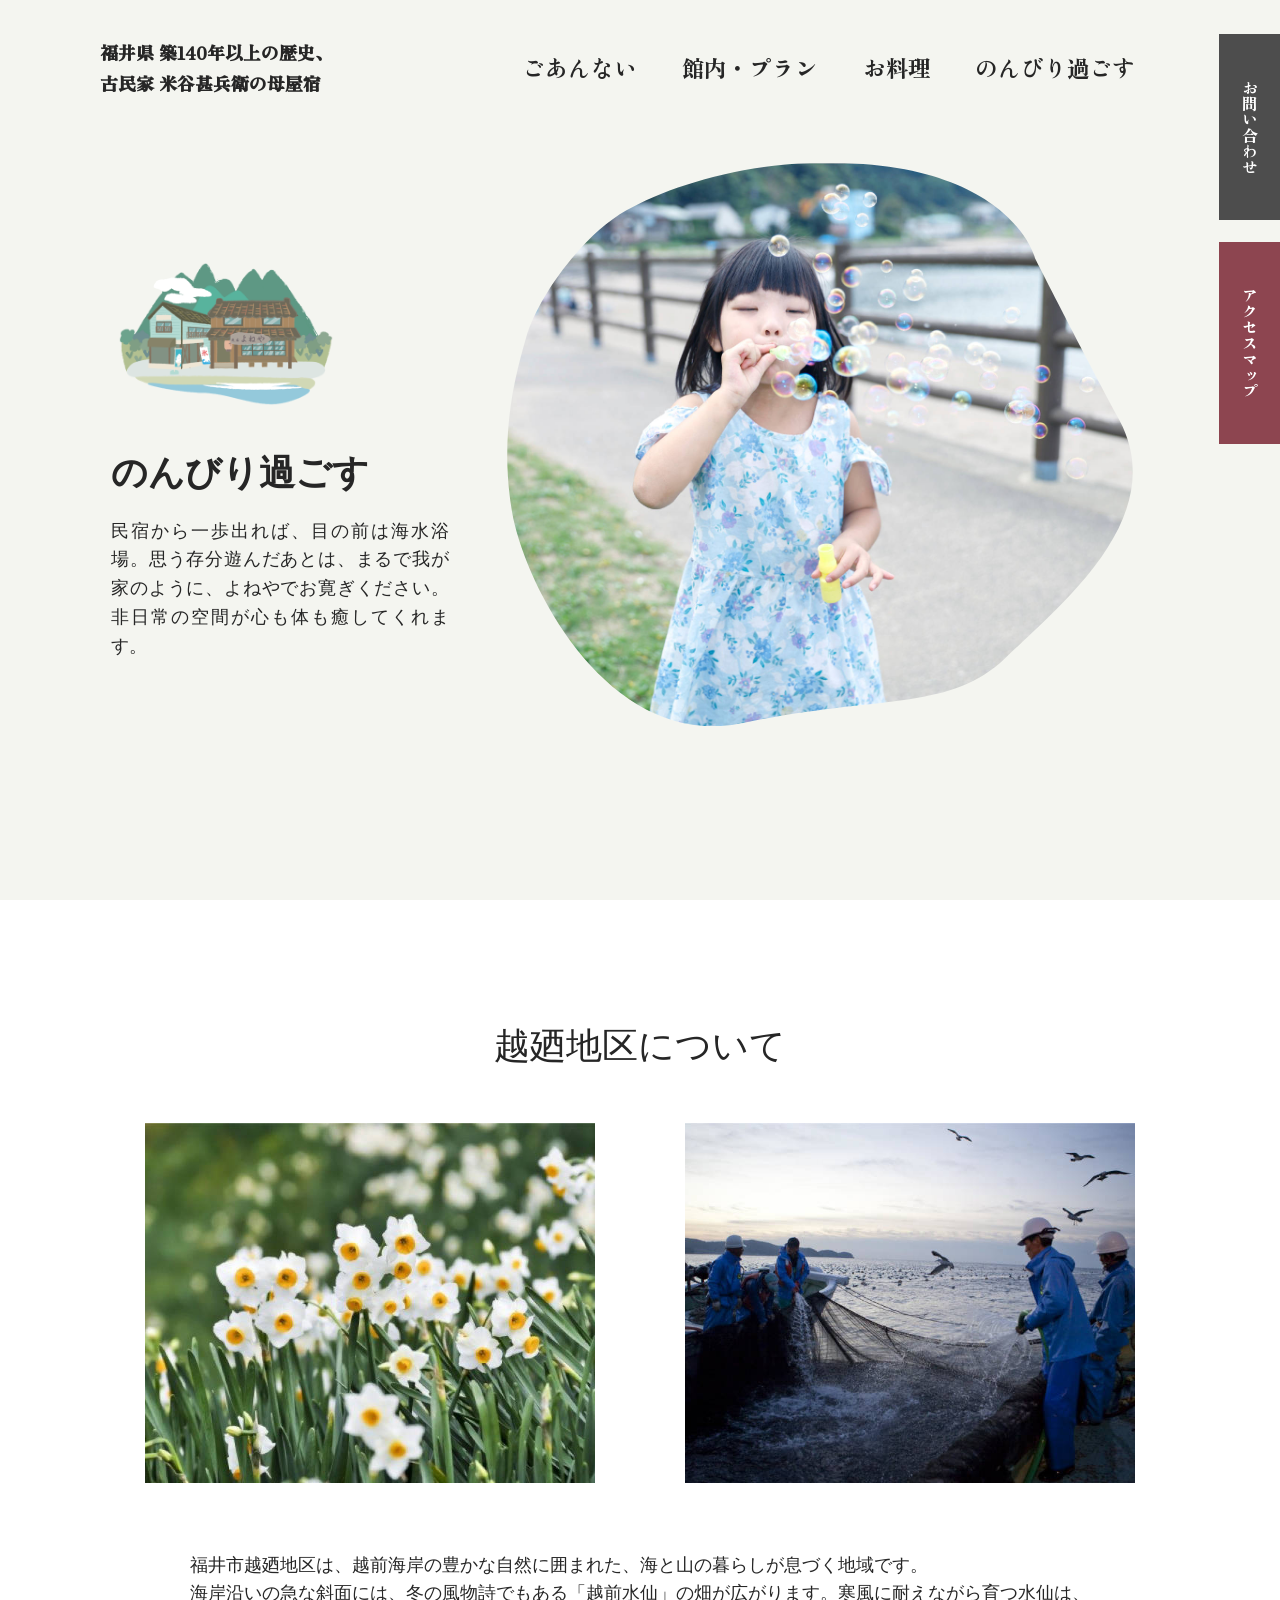
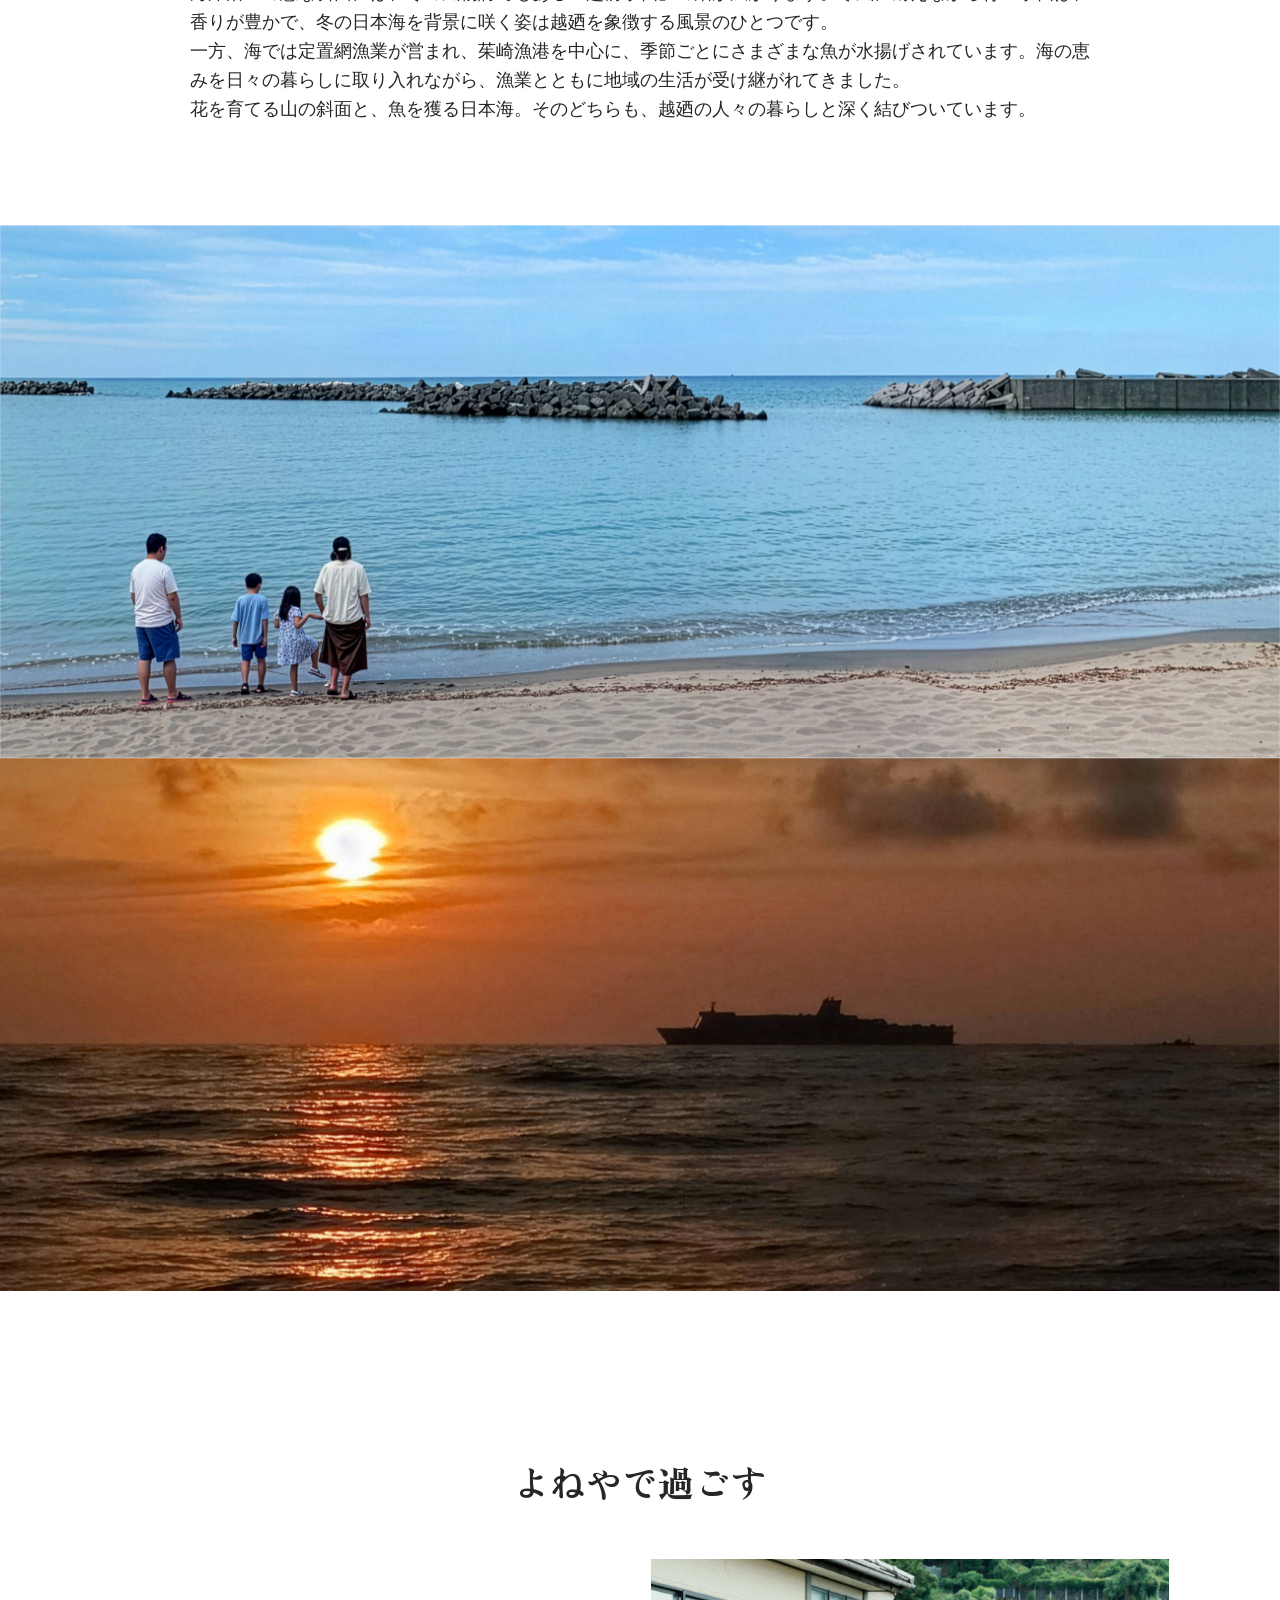
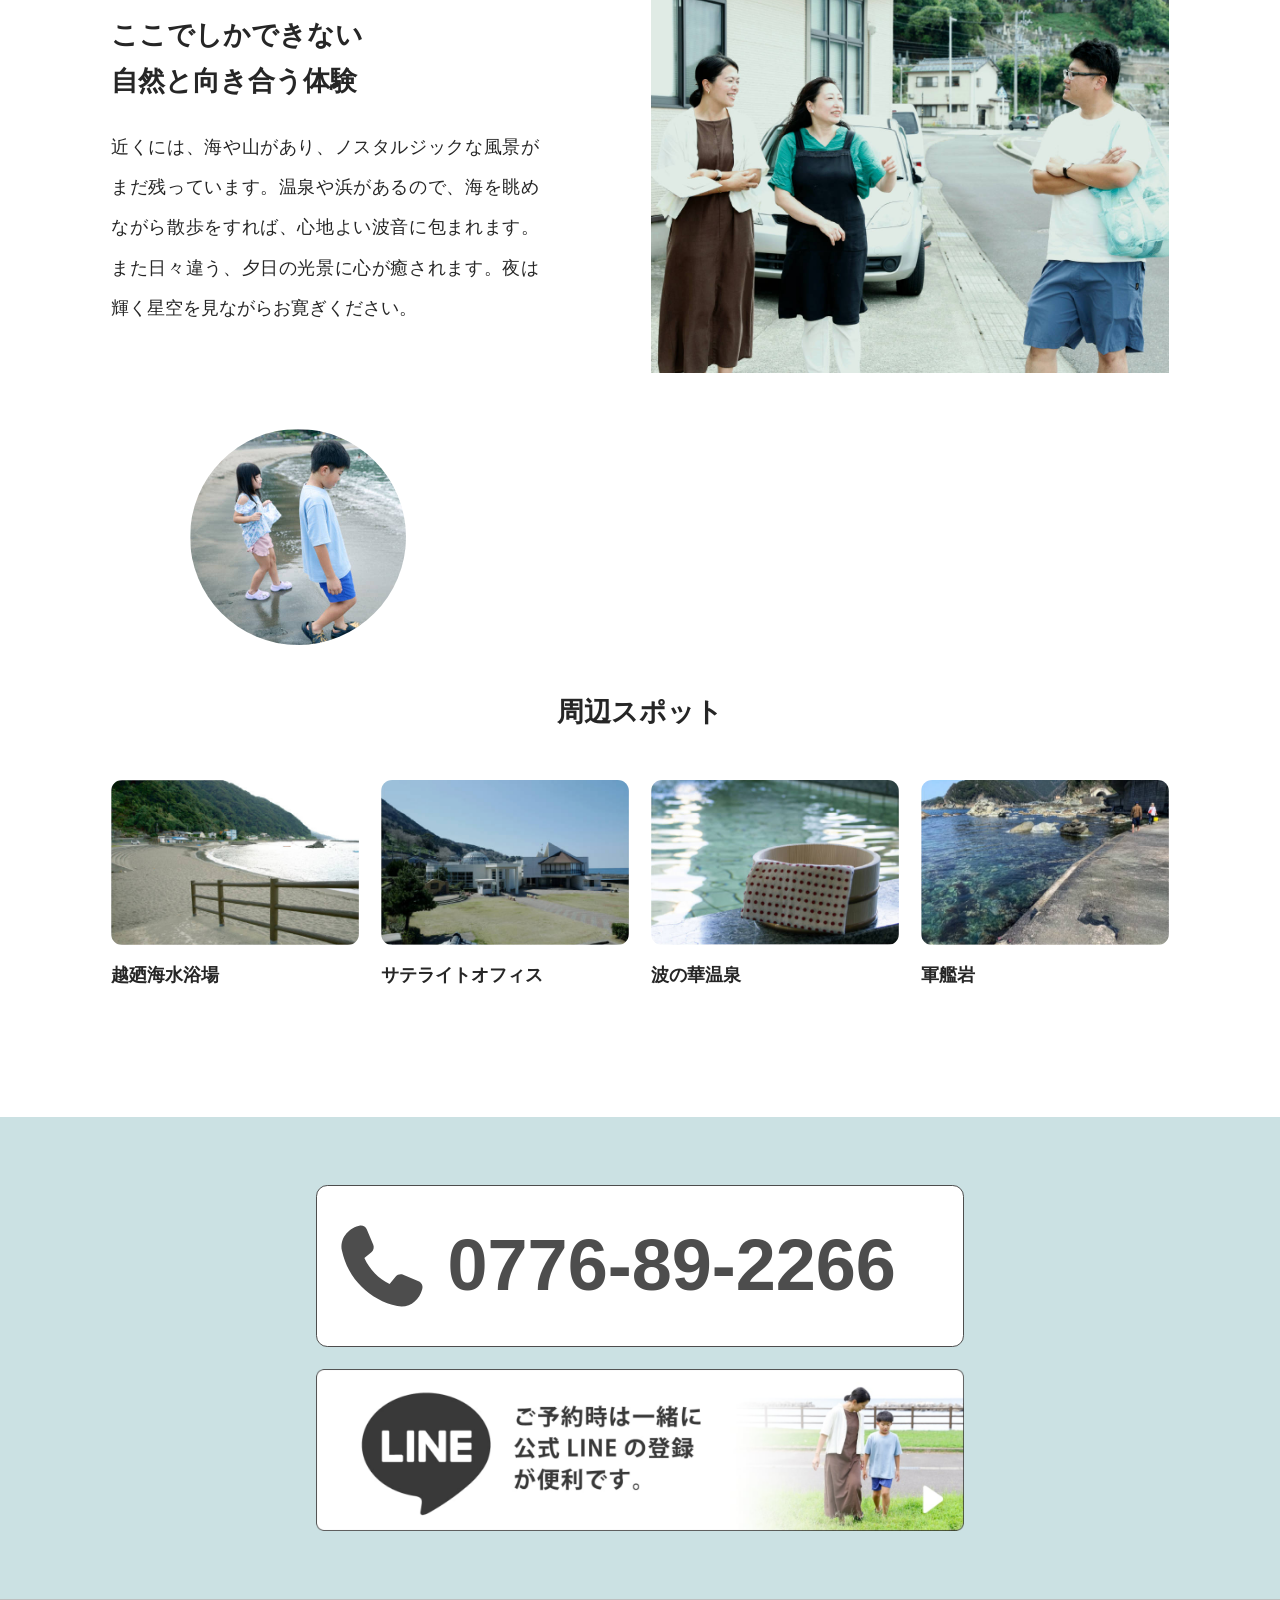
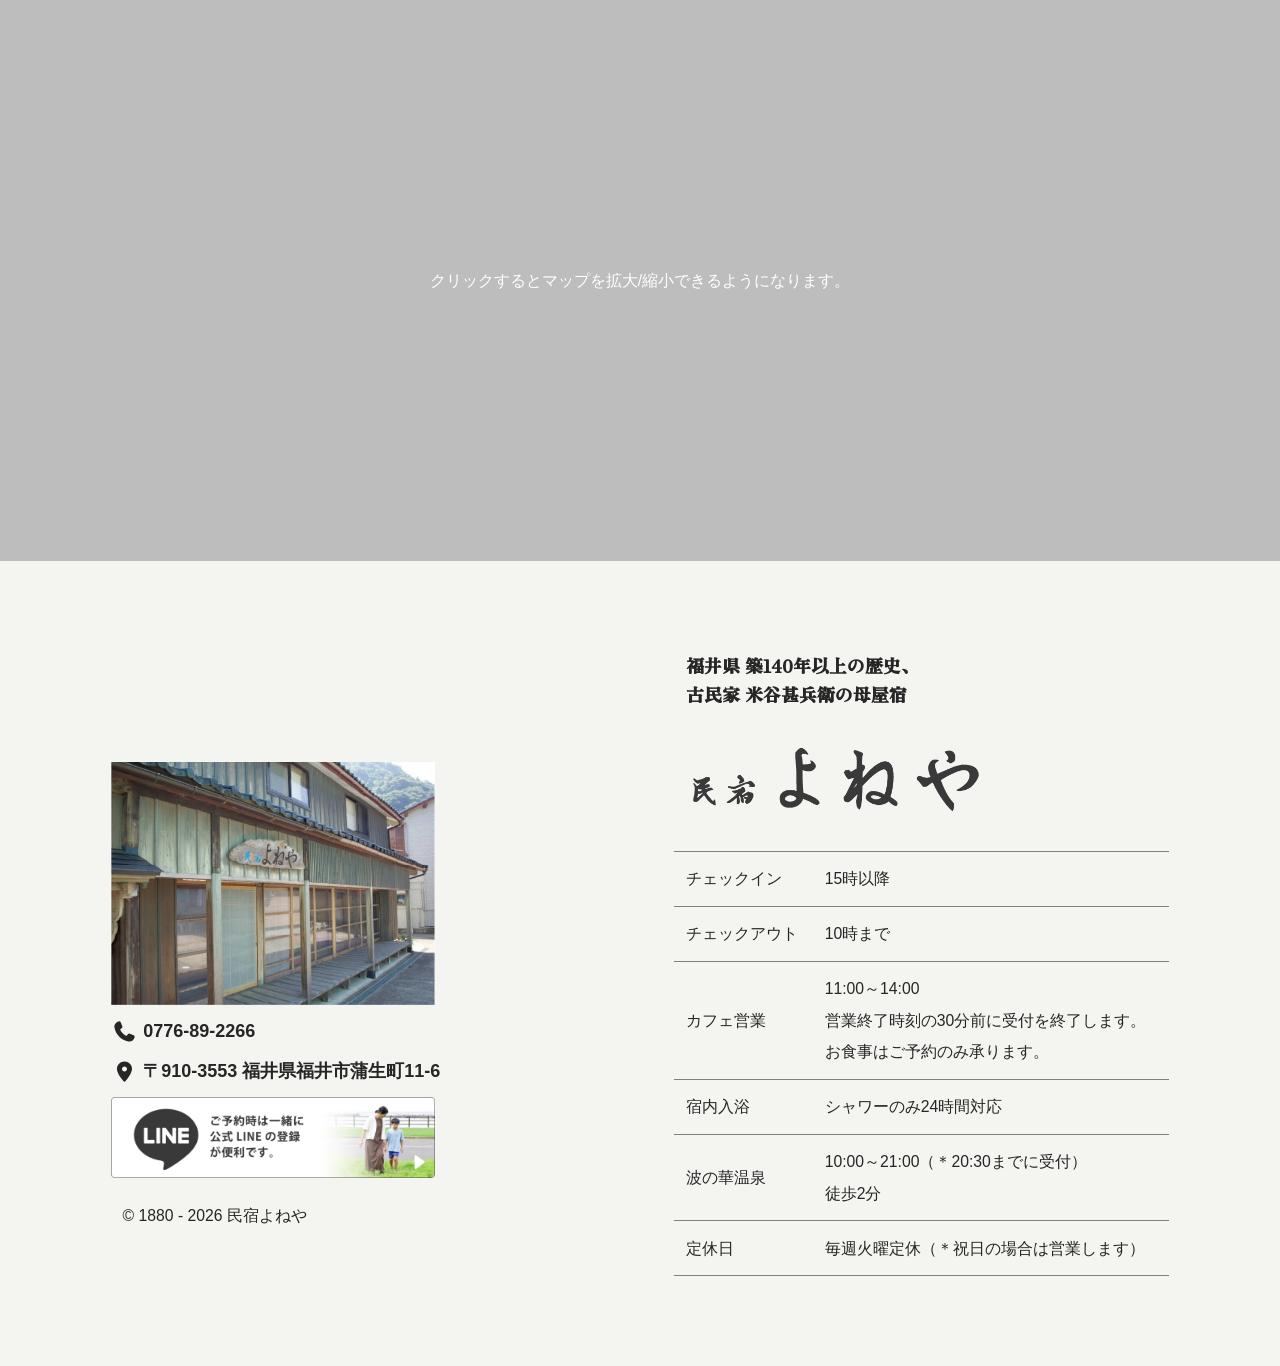
<file: stay/index.html>
<!DOCTYPE html>
<html>
  <head>
    <meta charset="utf-8">
    <meta name="viewport" content="width=device-width, initial-scale=1.0">
    <title>のんびり過ごす | 民宿よねや</title>
    <meta name="description" content="目の前は越廼海水浴場、波の華温泉まで徒歩2分。軍艦岩など周辺スポットや、越前水仙と定置網漁が息づく越廼地区の魅力をご紹介。民宿よねやで過ごす、海辺のゆったり時間。">
    <link rel="canonical" href="https://yoneya-koshino.com/stay/">
    <meta property="og:type" content="article">
    <meta property="og:site_name" content="民宿よねや">
    <meta property="og:title" content="のんびり過ごす | 民宿よねや">
    <meta property="og:description" content="目の前は越廼海水浴場、波の華温泉まで徒歩2分。軍艦岩など周辺スポットや、越前水仙と定置網漁が息づく越廼地区の魅力をご紹介。民宿よねやで過ごす、海辺のゆったり時間。">
    <meta property="og:url" content="https://yoneya-koshino.com/stay/">
    <meta property="og:image" content="https://yoneya-koshino.com/assets/ogp.jpg">
    <meta property="og:image:width" content="1200">
    <meta property="og:image:height" content="630">
    <meta property="og:image:alt" content="民宿よねや 福井市越廼 築140年以上の古民家の宿">
    <meta property="og:locale" content="ja_JP">
    <meta name="twitter:card" content="summary_large_image">
    <link rel="preconnect" href="https://fonts.googleapis.com">
    <link rel="preconnect" href="https://fonts.gstatic.com" crossorigin>
    <link href="https://fonts.googleapis.com/css2?family=Zen+Antique&display=swap" rel="stylesheet">
    <link rel="stylesheet" href="../style.css">
    <link rel="icon" href="../favicon.ico">
  </head>
  <body>
    <div data-scroll-sentinel></div>
      <header id="header" class="header" data-active-header>
        <div class="header__container">
          <nav id="gNav" class="gNav">
            <h1 class="gNav__siteBrand">
              <a href="/">福井県 築140年以上の歴史、<br>古民家 米谷甚兵衛の母屋宿</a>
            </h1>
            <ul class="gNav__primaryMenu visible-md" data-primary-menu>
              <li class="gNav__menuItem">
                <a href="../">ごあんない</a>
              </li>
              <li class="gNav__menuItem">
                <a href="../space/">館内・プラン</a>
              </li>
              <li class="gNav__menuItem">
                <a href="../food/">お料理</a>
              </li>
              <li class="gNav__menuItem">
                <a href="../stay/">のんびり過ごす</a>
              </li>
            </ul>
            <ul class="gNav__secondaryMenu visible-md" data-social-menu>
              <li class="gNav__menuItem is-fixed is-darker">
                <a href="#contact">お問い合わせ</a>
              </li>
              <li class="gNav__menuItem is-fixed is-primary">
                <a href="#access">アクセスマップ</a>
              </li>
          </nav>
        </div>
      </header>
      <main id="main" class="main">
        <header id="hero" class="hero">
          <div class="hero__container">
            <figure class="hero__image">
              <img src="../assets/mv_stay.jpg" alt="海岸でシャボン玉を飛ばして">
            </figure>
            <div class="hero__content">
              <figure class="hero__illust">
                <img src="../assets/yoneya-koshino.png" alt="民宿よねやのイメージイラスト">
              </figure>
              <div class="hero__textWrap">
                <h2 class="hero__heading">のんびり過ごす</h2>
                <p class="hero__text">
                  民宿から一歩出れば、目の前は海水浴場。思う存分遊んだあとは、まるで我が家のように、よねやでお寛ぎください。非日常の空間が心も体も癒してくれます。
                </p>
              </div>
            </div>
          </div>
        </header>
        <section class="koshino" data-readable>
          <div class="koshino__container">
            <h2 class="koshino__heading">越廼地区について</h2>
            <div class="koshino__content">
              <figure class="flexItem-md-4 px-md-large">
                <img src="../assets/koshino_00.jpg" alt="越前水仙の花">
              </figure>
              <figure class="flexItem-md-4 px-md-large">
                <img src="../assets/koshino_01.jpg" alt="越廼の定置網漁業">
              </figure>
              <div class="flexItem-md-8 my-large px-md-x-large">
                <p>
                  福井市越廼地区は、越前海岸の豊かな自然に囲まれた、海と山の暮らしが息づく地域です。
                  <br>海岸沿いの急な斜面には、冬の風物詩でもある「越前水仙」の畑が広がります。寒風に耐えながら育つ水仙は、香りが豊かで、冬の日本海を背景に咲く姿は越廼を象徴する風景のひとつです。
                  <br>一方、海では定置網漁業が営まれ、茱崎漁港を中心に、季節ごとにさまざまな魚が水揚げされています。海の恵みを日々の暮らしに取り入れながら、漁業とともに地域の生活が受け継がれてきました。
                  <br>花を育てる山の斜面と、魚を獲る日本海。そのどちらも、越廼の人々の暮らしと深く結びついています。
                </p>
              </div>
            </div>
          </div>
          <figure class="koshino__wideImage" data-readable>
            <img src="../assets/koshino_lg_00.jpg" alt="越廼海水浴場 (秋)">
          </figure>
          <figure class="koshino__wideImage" data-readable>
            <img src="../assets/koshino_lg_01.jpg" alt="夕日の沈む水平線に船が横切る">
          </figure>
        </section>
        <section class="stay" data-readable>
          <div class="stay__container">
            <h2 class="stay__heading">よねやで過ごす</h2>
            <div class="stay__content" data-readable>
              <div class="stay__textWrap flexItem-md-4">
                <h3 class="stay__subHeading">ここでしかできない<br>自然と向き合う体験</h3>
                <p class="stay__text pr-md-x-large pb-md-large">
                  近くには、海や山があり、ノスタルジックな風景がまだ残っています。温泉や浜があるので、海を眺めながら散歩をすれば、心地よい波音に包まれます。また日々違う、夕日の光景に心が癒されます。夜は輝く星空を見ながらお寛ぎください。
                </p>
              </div>
              <figure class="stay__image flexItem-md-4">
                <img src="../assets/stay_02.jpg" alt="女将と談笑する">
              </figure>
            </div>
            <figure class="stay__roundImage" data-readable>
              <img src="../assets/stay_03.jpg" alt="海岸で遊ぶ子ども達">
            </figure>
            <div data-readable>
              <h3 class="stay__subHeading text-center">周辺スポット</h3>
              <div class="stay__content">
                <figure class="stay__spot flexItem-2 flexItem-sm-3 flexItem-md-2 p-small">
                  <img src="../assets/spot_00.jpg" alt="越廼海水浴場">
                  <figcaption>越廼海水浴場</figcaption>
                </figure>
                <figure class="stay__spot flexItem-2 flexItem-sm-3 flexItem-md-2 p-small">
                  <img src="../assets/spot_01.jpg" alt="サテライトオフィス">
                  <figcaption>サテライトオフィス</figcaption>
                </figure>
                <figure class="stay__spot flexItem-2 flexItem-sm-3 flexItem-md-2 p-small">
                  <img src="../assets/spot_02.jpg" alt="波の華温泉">
                  <figcaption>波の華温泉</figcaption>
                </figure>
                <figure class="stay__spot flexItem-2 flexItem-sm-3 flexItem-md-2 p-small">
                  <img src="../assets/spot_03.jpg" alt="軍艦岩">
                  <figcaption>軍艦岩</figcaption>
                </figure>
              </div>
            </div>
          </div>
        </section>
        <section id="contact" class="banner" data-readable>
          <a class="banner__tel" href="tel:0776-89-2266">
            <svg class="icon is-si-tel is-xl" aria-hidden="true">
              <use href="../assets/icons.svg#si-tel"></use>
            </svg>
            0776-89-2266
          </a>
          <a class="banner__line" href="https://lin.ee/qv83gcG">
            <img src="../assets/line.png" alt="公式LINEアカウントへのご案内">
          </a>
        </section>
        <section id="access" class="embed" data-safe-embed data-readable>
          <iframe src="https://www.google.com/maps/embed?pb=!1m18!1m12!1m3!1d12905.450723315187!2d136.00251487978468!3d36.035853599206256!2m3!1f0!2f0!3f0!3m2!1i1024!2i768!4f13.1!3m3!1m2!1s0x5ff8c836736d2411%3A0x1d36cda72240b869!2z5rCR5a6_44KI44Gt44KE!5e0!3m2!1sja!2sjp!4v1790997362595!5m2!1sja!2sjp"></iframe>
        </section>
      </main>
      <footer id="footer" class="footer" data-readable>
        <div class="footer__container py-x-large">
          <div class="footer__summary" data-readable>
            <figure class="footer__image">
              <img src="../assets/yoneya-koshino.jpg" alt="民宿よねや 母屋外観">
            </figure>
            <ul class="footer__list">
              <li>
                <svg class="icon is-si-tel is-sm" width="24" height="24" aria-hidden="true">
                  <use href="../assets/icons.svg#si-tel"></use>
                </svg>
                0776-89-2266
              </li>
              <li>
                <svg class="icon is-si-pin is-sm" width="24" height="24" aria-hidden="true">
                  <use href="../assets/icons.svg#si-pin"></use>
                </svg>
                〒910-3553 福井県福井市蒲生町11-6
              </li>
            </ul>
            <a class="footer__line" href="https://lin.ee/qv83gcG">
              <img src="../assets/line.png" alt="公式LINEアカウントへのご案内">
            </a>
            <small class="footer__copyright"></small>
          </div>
          <div class="footer__detail" data-readable>
            <div class="footer__tagline">
              福井県 築140年以上の歴史、<br>古民家 米谷甚兵衛の母屋宿
            </div>
            <figure class="footer__brand">
              <img src="../assets/yoneya_logo.png" alt="民宿よねや ロゴ">
            </figure>
            <table class="footer__table">
              <tr>
                <th>チェックイン</th>
                <td>15時以降</td>
              </tr>
              <tr>
                <th>チェックアウト</th>
                <td>10時まで</td>
              </tr>
              <tr>
                <th>カフェ営業</th>
                <td>11:00～14:00
                  <br>営業終了時刻の30分前に受付を終了します。
                  <br>お食事はご予約のみ承ります。</td>
              </tr>
              <tr>
                <th>宿内入浴</th>
                <td>シャワーのみ24時間対応</td>
              </tr>
              <tr>
                <th>波の華温泉</th>
                <td>10:00～21:00（＊20:30までに受付）
                  <br>徒歩2分</td>
              </tr>
              <tr>
                <th>定休日</th>
                <td>毎週火曜定休（＊祝日の場合は営業します）</td>
            </table>
          </div>
        </div>
      </footer>
    </div>
    <script src="../init.js" type="module"></script>
  </body>
</html>
</file>
<file: style.css>
@charset "UTF-8";
/**
 * Style.css
 * © 2026 QWEL.DESIGN (https://qwel.design)
 * Released under the MIT License.
 * See LICENSE file for details.
 */
/**
 * Root
 */
:root {
  --color--darkest: #262626;
  --color--darkest--active: #8c8c8c;
  --color--darker: #4d4d4d;
  --color--darker--active: #b3b3b3;
  --color--dark: #808080;
  --color--dark--active: #e6e6e6;
  --color--light: #dde0d1;
  --color--light--active: rgb(127.8831168831, 136.8051948052, 92.1948051948);
  --color--lighter: #f4f5f0;
  --color--lighter--active: rgb(154.24, 163.4, 117.6);
  --color--lightest: #ffffff;
  --color--lightest--active: #999999;
  --color--primary: #8d4550;
  --color--primary--active: rgb(223.4571428571, 190.5428571429, 195.5714285714);
  --color--secondary: #449c90;
  --color--secondary--active: rgb(197.8928571429, 230.1071428571, 225.7142857143);
  --color--tertiary: #cbe1e3;
  --color--tertiary--active: rgb(79.1, 141.25, 146.9);
  --container-width--sm: 31.25rem;
  --container-width--md: 46.875rem;
  --container-width--lg: 62.5rem;
  --container-pad--sm: 0.625rem;
  --container-pad--md: clamp(0.625rem, 2%, 0.8333333333rem);
  --container-pad--lg: clamp(0.625rem, 2%, 1.25rem);
  --spacing--none: 0;
  --spacing--x-small: 0.3125rem;
  --spacing--small: 0.625rem;
  --spacing--medium: 1.25rem;
  --spacing--large: 2.5rem;
  --spacing--x-large: 5rem;
  --font-family-base: "Noto Sans JP", "游ゴシック", "Yu Gothic", sans-serif;
  --font-weight-base: 400;
  --line-height-base: 1.6;
  --letter-spacing-base: 0;
  --heading-margin-block-start: var(--spacing--medium);
  --heading-margin-block-end: var(--spacing--small);
  --heading-font-family: "Noto Sans JP", "游ゴシック", "Yu Gothic", sans-serif;
  --heading-font-weight: 400;
  --heading-line-height: 1.2;
  --heading-letter-spacing: 0;
  --font-size--x-small: 0.75rem;
  --font-size--small: 0.875rem;
  --font-size--normal: 1rem;
  --font-size--medium: 1.125rem;
  --font-size--large: 1.25rem;
  --font-size--x-large: 1.5rem;
  --font-size--xx-large: 2rem;
  --small-font-size: var(--font-size--small);
  --small-line-height: 2;
  --small-letter-spacing: 0;
}

/**
 * Foundation - Normalize
 */
*,
*::before,
*::after {
  box-sizing: border-box;
}

html {
  font-size: min(3.84vw, 18px);
  scroll-behavior: smooth;
}

body {
  margin: 0;
  background-color: var(--color--lightest);
  color: var(--color--darkest);
  font-family: var(--font-family-base);
  font-weight: var(--font-weight-base);
  line-height: var(--line-height-base);
  letter-spacing: var(--letter-spacing-base);
  -webkit-text-size-adjust: 100%;
}

h1, h2, h3, h4, h5, h6 {
  margin-block-start: var(--heading-margin-block-start);
  margin-block-end: var(--heading-margin-block-end);
  font-family: var(--heading-font-family);
  font-weight: var(--heading-font-weight);
  line-height: var(--heading-line-height);
  letter-spacing: var(--heading-letter-spacing);
}

h1 {
  font-size: var(--font-size--x-large);
}

h2 {
  font-size: var(--font-size--x-large);
}

h3 {
  font-size: var(--font-size--large);
}

h4 {
  font-size: var(--font-size--medium);
}

h5 {
  font-weight: 700;
  font-size: var(--font-size--normal);
}

h6 {
  font-weight: 700;
  font-size: var(--font-size--small);
}

p,
ol, ul,
li {
  margin-block: var(--spacing--small);
}

small {
  font-size: var(--small-font-size);
  line-height: var(--small-line-height);
  letter-spacing: var(--small-letter-spacing);
}

blockquote {
  margin-block: var(--spacing--small);
  padding-inline-start: 1em;
  border-inline-start: var(--spacing--x-small) solid var(--color--darkest);
}
blockquote p, blockquote cite {
  font-style: italic;
  font-size: var(--small-font-size);
  line-height: var(--small-line-height);
  letter-spacing: var(--small-letter-spacing);
}

a, a:active {
  color: var(--color--darker);
  text-decoration: none;
}
a:hover, a:focus {
  color: var(--color--primary);
  text-decoration: underline;
}

img {
  width: 100%;
  height: auto;
  vertical-align: middle;
}

figure {
  display: block;
  margin: var(--spacing--small) 0;
}

figcaption {
  font-size: var(--small-font-size);
  line-height: var(--small-line-height);
  letter-spacing: var(--small-letter-spacing);
  text-align: center;
}

table {
  border-collapse: collapse;
  border-spacing: 0;
}

th {
  text-align: left;
}

button, input, select, textarea {
  font: inherit;
}

/**
 * Layout - Header
 */
.header {
  position: fixed;
  z-index: 1000;
  width: 100%;
  height: 4.5rem;
  background-color: var(--color--lighter);
  font-size: var(--font-size--medium);
  transition: all 0.35s ease-in-out;
}
.header a {
  color: var(--color--darkest);
}
.header a:hover {
  color: var(--color--primary);
}
@media (min-width: 864px) {
  .header:hover, .header.is-active {
    height: 7.5rem;
    font-size: var(--font-size--large);
  }
}
.header__container {
  width: min(100%, var(--container-width--lg));
  margin-inline: auto;
  padding-inline: var(--container-pad--lg);
  height: 100%;
}

/**
 * Layout - G Nav
 */
.gNav {
  display: flex;
  flex-flow: row wrap;
  justify-content: space-between;
  align-items: center;
  height: 100%;
}
.gNav__siteBrand {
  flex: 0 1 13.5rem;
  margin: 0;
  font-family: "Zen Antique", serif;
  font-weight: 700;
  font-size: var(--font-size--small);
  line-height: 1.68;
  text-align: left;
}
@media (min-width: 864px) {
  .gNav__siteBrand {
    font-size: var(--font-size--normal);
  }
}
.gNav__siteBrand a:hover {
  color: var(--color--darkest);
  text-decoration: none;
  opacity: 0.7;
}
.gNav__primaryMenu {
  list-style: none;
  padding-inline-start: 0;
  display: flex;
  flex-flow: row wrap;
  justify-content: space-around;
  align-items: center;
  flex: 0 1 auto;
  gap: var(--spacing--large);
  margin: 0;
  margin-inline-end: var(--spacing--large);
}
.gNav__secondaryMenu {
  list-style: none;
  padding-inline-start: 0;
  position: fixed;
  top: var(--spacing--medium);
  right: 0;
  z-index: 1000;
  display: flex;
  flex-direction: column;
  gap: var(--spacing--medium);
}
.gNav__menuItem {
  margin: 0;
  font-family: "Zen Antique", serif;
}
.gNav__menuItem.is-current {
  font-weight: 700;
}
.gNav__menuItem a {
  display: block;
  line-height: 1;
  transition: all 0.5s ease;
}
.gNav__menuItem.is-fixed a {
  padding: var(--spacing--large) var(--spacing--medium);
  writing-mode: vertical-rl;
  font-size: var(--font-size--small);
}
.gNav__menuItem.is-darker a, .gNav__menuItem.is-darker a:active {
  background-color: var(--color--darker);
  color: var(--color--lightest);
}
.gNav__menuItem.is-darker a:hover, .gNav__menuItem.is-darker a:focus {
  background-color: var(--color--darker--active);
  color: var(--color--darkest);
}
.gNav__menuItem.is-darker a:hover, .gNav__menuItem.is-darker a:focus {
  box-shadow: 0 0 var(--spacing--small) var(--color--darker);
}
.gNav__menuItem.is-darker a {
  text-decoration: none;
}
.gNav__menuItem.is-primary a, .gNav__menuItem.is-primary a:active {
  background-color: var(--color--primary);
  color: var(--color--lightest);
}
.gNav__menuItem.is-primary a:hover, .gNav__menuItem.is-primary a:focus {
  background-color: var(--color--primary--active);
  color: var(--color--darkest);
}
.gNav__menuItem.is-primary a:hover, .gNav__menuItem.is-primary a:focus {
  box-shadow: 0 0 var(--spacing--small) var(--color--primary);
}
.gNav__menuItem.is-primary a {
  text-decoration: none;
}

/**
 * Main
 */
.main__container {
  width: min(100%, var(--container-width--md));
  margin-inline: auto;
  padding-inline: var(--container-pad--md);
}
.main__row {
  display: flex;
  flex-flow: row wrap;
  justify-content: flex-start;
  align-items: flex-start;
}
@media (min-width: 864px) {
  .main__article {
    flex-grow: 0;
    flex-shrink: 6;
    flex-basis: 30rem;
  }
}
.main__article {
  width: 100%;
  padding-inline: var(--container-pad--sm);
}
@media (min-width: 864px) {
  .main__aside {
    flex-grow: 0;
    flex-shrink: 3;
    flex-basis: 15rem;
  }
}
.main__aside {
  width: 100%;
  padding-inline: var(--container-pad--sm);
}

/**
 * Layout - Footer
 */
.footer {
  background-color: var(--color--lighter);
  color: var(--color--darkest);
}
.footer a, .footer a:active {
  color: var(--color--darkest);
  text-decoration: none;
}
.footer a:hover, .footer a:focus {
  color: var(--color--darkest);
  text-decoration: underline;
}
.footer__container {
  display: flex;
  flex-flow: row wrap;
  justify-content: space-around;
  align-items: flex-end;
  gap: var(--spacing--large);
}
@media (min-width: 864px) {
  .footer__summary, .footer__detail {
    flex-grow: 4;
    flex-shrink: 4;
    flex-basis: 20rem;
  }
}
.footer__summary, .footer__detail {
  width: 100%;
  padding-inline: var(--container-pad--sm);
}
.footer__summary {
  order: 1;
  margin-block: var(--spacing--medium);
}
@media (min-width: 864px) {
  .footer__summary {
    order: 0;
  }
}
.footer__detail {
  order: 0;
}
@media (min-width: 864px) {
  .footer__detail {
    order: 1;
  }
}
.footer__image {
  width: 18rem;
}
.footer__list {
  list-style: none;
  padding-inline-start: 0;
  font-weight: 700;
}
.footer__list svg {
  vertical-align: bottom;
}
.footer__tagline {
  margin-inline-start: var(--spacing--small);
  font-family: "Zen Antique", serif;
  font-weight: 700;
}
.footer__brand {
  width: 18rem;
  margin-block: var(--spacing--medium);
  font-size: var(--font-size--xx-large);
}
.footer__table {
  width: 100%;
}
@media (max-width: 575.9px) {
  .footer__table, .footer__table thead, .footer__table tbody, .footer__table tr, .footer__table th, .footer__table td {
    display: block;
  }
}
.footer__table thead, .footer__table tbody {
  width: 100%;
}
.footer__table thead {
  border: 0;
}
.footer__table tr {
  border-block-end: 1px solid var(--color--dark);
}
.footer__table tr:first-child {
  border-block-start: 1px solid var(--color--dark);
}
.footer__table th, .footer__table td {
  padding: var(--spacing--small);
  border: 0;
}
.footer__table {
  font-size: var(--small-font-size);
  line-height: var(--small-line-height);
  letter-spacing: var(--small-letter-spacing);
}
.footer__table th {
  font-weight: 400;
}
.footer__line {
  display: block;
  width: 18rem;
  transition: opacity 0.35s ease;
}
.footer__line:hover {
  opacity: 0.7;
}
.footer__copyright {
  display: block;
  margin-block: var(--spacing--medium);
  margin-inline: var(--spacing--small);
}

/**
 * Component - Icon
 */
.icon {
  position: relative;
  display: inline-block;
  width: 1.5rem;
  height: 1.5rem;
  overflow: hidden;
  fill: currentColor;
}
.icon.is-md {
  width: 2.25rem;
  height: 2.25rem;
}
.icon.is-lg {
  width: 3rem;
  height: 3rem;
}
.icon.is-xl {
  width: clamp(3.6rem, 14.4vw, 6rem);
  height: clamp(3.6rem, 14.4vw, 6rem);
}
.icon__span {
  position: relative;
  display: block;
  border-width: 0;
  border-style: solid;
  border-color: var(--color--lightest);
  transition: border-color 0.25s ease;
}
.icon.is-menu .icon__span {
  width: 60%;
  height: 20%;
  margin: 40% 20%;
  border-block-start-width: 2px;
  border-block-end-width: 2px;
}
.icon.is-close .icon__span::before, .icon.is-close .icon__span::after {
  content: "";
  position: absolute;
  display: block;
  width: 60%;
  height: 4%;
  margin: 48% 20%;
  border: 1px solid var(--color--lightest);
  transform: rotate(-45deg);
}
.icon.is-close .icon__span::after {
  transform: rotate(45deg);
}
.icon.is-chevron-up .icon__span {
  width: 30%;
  height: 30%;
  margin: 35%;
  border-block-start-width: 2px;
  border-inline-start-width: 2px;
  transform: rotate(45deg) translate(10%, 10%);
}
.icon.is-chevron-down .icon__span {
  width: 30%;
  height: 30%;
  margin: 35%;
  border-inline-end-width: 2px;
  border-block-end-width: 2px;
  transform: rotate(45deg) translate(-10%, -10%);
}
.icon.is-chevron-left .icon__span {
  width: 30%;
  height: 30%;
  margin: 35%;
  border-inline-start-width: 2px;
  border-block-end-width: 2px;
  transform: rotate(45deg) translate(10%, -10%);
}
.icon.is-chevron-right .icon__span {
  width: 30%;
  height: 30%;
  margin: 35%;
  border-block-start-width: 2px;
  border-inline-end-width: 2px;
  transform: rotate(45deg) translate(-10%, 10%);
}

/**
 * Component - Button
 */
.button, .button:active {
  border: 0;
  border-radius: 2.25rem;
  text-align: center;
  text-decoration: none;
  word-break: break-word;
  outline: 0;
  -webkit-user-select: none;
     -moz-user-select: none;
          user-select: none;
  cursor: pointer;
  transition: all 0.5s ease;
}
.button:hover, .button:focus {
  text-decoration: none;
  transform: scale(96%);
}
.button.is-darkest, .button.is-darkest:active {
  background-color: var(--color--darkest);
  color: var(--color--lightest);
}
.button.is-darkest:hover, .button.is-darkest:focus {
  background-color: var(--color--darkest--active);
  color: var(--color--darkest);
}
.button.is-darkest:hover, .button.is-darkest:focus {
  box-shadow: 0 0 var(--spacing--small) var(--color--darkest);
}
.button.is-darker, .button.is-darker:active {
  background-color: var(--color--darker);
  color: var(--color--lightest);
}
.button.is-darker:hover, .button.is-darker:focus {
  background-color: var(--color--darker--active);
  color: var(--color--darkest);
}
.button.is-darker:hover, .button.is-darker:focus {
  box-shadow: 0 0 var(--spacing--small) var(--color--darker);
}
.button.is-dark, .button.is-dark:active {
  background-color: var(--color--dark);
  color: var(--color--lightest);
}
.button.is-dark:hover, .button.is-dark:focus {
  background-color: var(--color--dark--active);
  color: var(--color--darkest);
}
.button.is-dark:hover, .button.is-dark:focus {
  box-shadow: 0 0 var(--spacing--small) var(--color--dark);
}
.button.is-light, .button.is-light:active {
  background-color: var(--color--light);
  color: var(--color--darkest);
}
.button.is-light:hover, .button.is-light:focus {
  background-color: var(--color--light--active);
  color: var(--color--lightest);
}
.button.is-light:hover, .button.is-light:focus {
  box-shadow: 0 0 var(--spacing--small) var(--color--light);
}
.button.is-lighter, .button.is-lighter:active {
  background-color: var(--color--lighter);
  color: var(--color--darkest);
}
.button.is-lighter:hover, .button.is-lighter:focus {
  background-color: var(--color--lighter--active);
  color: var(--color--lightest);
}
.button.is-lighter:hover, .button.is-lighter:focus {
  box-shadow: 0 0 var(--spacing--small) var(--color--lighter);
}
.button.is-lightest, .button.is-lightest:active {
  background-color: var(--color--lightest);
  color: var(--color--darkest);
}
.button.is-lightest:hover, .button.is-lightest:focus {
  background-color: var(--color--lightest--active);
  color: var(--color--lightest);
}
.button.is-lightest:hover, .button.is-lightest:focus {
  box-shadow: 0 0 var(--spacing--small) var(--color--lightest);
}
.button.is-primary, .button.is-primary:active {
  background-color: var(--color--primary);
  color: var(--color--lightest);
}
.button.is-primary:hover, .button.is-primary:focus {
  background-color: var(--color--primary--active);
  color: var(--color--darkest);
}
.button.is-primary:hover, .button.is-primary:focus {
  box-shadow: 0 0 var(--spacing--small) var(--color--primary);
}
.button.is-secondary, .button.is-secondary:active {
  background-color: var(--color--secondary);
  color: var(--color--lightest);
}
.button.is-secondary:hover, .button.is-secondary:focus {
  background-color: var(--color--secondary--active);
  color: var(--color--darkest);
}
.button.is-secondary:hover, .button.is-secondary:focus {
  box-shadow: 0 0 var(--spacing--small) var(--color--secondary);
}
.button.is-tertiary, .button.is-tertiary:active {
  background-color: var(--color--tertiary);
  color: var(--color--darkest);
}
.button.is-tertiary:hover, .button.is-tertiary:focus {
  background-color: var(--color--tertiary--active);
  color: var(--color--lightest);
}
.button.is-tertiary:hover, .button.is-tertiary:focus {
  box-shadow: 0 0 var(--spacing--small) var(--color--tertiary);
}
.button.is-sm {
  display: block;
  width: 10.5rem;
  height: 3.5rem;
  line-height: 3.5rem;
  margin-inline: auto;
}
.button.is-md {
  display: block;
  width: 16.5rem;
  height: 4.5rem;
  line-height: 4.5rem;
  margin-inline: auto;
}
.button.is-lg {
  display: block;
  width: 22.5rem;
  height: 4.5rem;
  line-height: 4.5rem;
  margin-inline: auto;
}

/**
 * Component - Embed
 */
.embed {
  position: relative;
  width: 100%;
  height: 62.5vh;
}
.embed iframe {
  position: absolute;
  top: 0;
  left: 0;
  right: 0;
  bottom: 0;
  width: 100%;
  height: 100%;
  border: 0;
}

/**
 * Component - Back To Top
 */
.backToTop {
  position: fixed;
  right: var(--spacing--small);
  bottom: var(--spacing--small);
  z-index: 1000;
  display: block;
  width: 3rem;
  height: 3rem;
  padding: 0;
  border: 0;
  background-color: transparent;
  opacity: 0;
  transform: translateY(1rem) rotateY(-180deg);
  transition: all 0.5s ease;
  text-align: center;
  outline: 0;
  cursor: default;
  pointer-events: none;
}
.backToTop.is-active {
  opacity: 1;
  transform: translateY(0) rotateY(0);
  cursor: pointer;
  pointer-events: auto;
}
.backToTop > .icon {
  border-radius: 50%;
  background-color: var(--color--primary);
  transition: background-color 0.25s ease;
}
.backToTop > .icon > .icon__span, .backToTop > .icon > .icon__span::before, .backToTop > .icon > .icon__span::after {
  border-color: var(--color--lightest);
}
.backToTop:hover > .icon {
  background-color: var(--color--primary--active);
}
.backToTop:hover > .icon > .icon__span, .backToTop:hover > .icon > .icon__span::before, .backToTop:hover > .icon > .icon__span::after {
  border-color: var(--color--darkest);
}

/**
 * Component - Drawer Menu
 */
.drawer {
  position: fixed;
  top: var(--spacing--small);
  right: var(--spacing--small);
  z-index: 1110;
  display: block;
  width: 3rem;
  height: 3rem;
  padding: 0;
  border: 0;
  background-color: transparent;
  text-align: center;
  outline: 0;
  cursor: pointer;
}
@media (min-width: 864px) {
  .drawer {
    display: none;
  }
}
.drawer__navicon {
  position: absolute;
  top: 0;
  right: 0;
  z-index: 1111;
}
.drawer__navicon > .icon {
  border-radius: 0;
  background-color: var(--color--primary);
  transition: background-color 0.25s ease;
}
.drawer__navicon > .icon > .icon__span, .drawer__navicon > .icon > .icon__span::before, .drawer__navicon > .icon > .icon__span::after {
  border-color: var(--color--lightest);
}
.drawer__navicon:hover > .icon {
  background-color: var(--color--primary--active);
}
.drawer__navicon:hover > .icon > .icon__span, .drawer__navicon:hover > .icon > .icon__span::before, .drawer__navicon:hover > .icon > .icon__span::after {
  border-color: var(--color--darkest);
}
.drawer__navicon {
  opacity: 0;
  transform: rotateY(-180deg);
  transition: all 0.5s ease;
}
.drawer:not(.is-active):not(.is-ready) .drawer__navicon {
  opacity: 1;
  transform: rotateY(0);
}
.drawer__close {
  position: absolute;
  top: 0;
  right: 0;
  z-index: 1110;
}
.drawer__close > .icon {
  border-radius: 0;
  background-color: var(--color--primary);
  transition: background-color 0.25s ease;
}
.drawer__close > .icon > .icon__span, .drawer__close > .icon > .icon__span::before, .drawer__close > .icon > .icon__span::after {
  border-color: var(--color--lightest);
}
.drawer__close:hover > .icon {
  background-color: var(--color--primary--active);
}
.drawer__close:hover > .icon > .icon__span, .drawer__close:hover > .icon > .icon__span::before, .drawer__close:hover > .icon > .icon__span::after {
  border-color: var(--color--darkest);
}
.drawer__close {
  opacity: 1;
  transform: rotateY(0);
  transition: all 0.5s ease;
}
.drawer:not(.is-active) .drawer__close {
  opacity: 0;
  transform: rotateY(180deg);
}

.drawerMenu {
  position: fixed;
  top: 0;
  right: 0;
  bottom: 0;
  z-index: 1100;
  width: clamp(18rem, 40%, 24rem);
  height: 100%;
  margin: auto;
  background-color: var(--color--primary);
  text-align: center;
  transition: width 0.5s ease;
}
.drawerMenu.is-hidden {
  width: 0;
}
.drawerMenu__inner {
  display: flex;
  flex-wrap: wrap;
  align-content: center;
  height: 100%;
  margin: 0;
  padding-inline-start: 0;
  text-align: left;
  opacity: 1;
}
.drawerMenu__inner.is-hidden {
  opacity: 0;
}
.drawerMenu__inner.is-collapsed {
  display: none;
}
.drawerMenu__primaryMenu, .drawerMenu__socialMenu {
  list-style: none;
  flex: 1 1 100%;
  padding-inline-start: 0;
}
.drawerMenu__item {
  width: 100%;
  margin: 0;
  text-transform: capitalize;
}
.drawerMenu__item a {
  display: block;
  padding-block: var(--spacing--x-small);
  padding-inline-start: 20%;
  color: var(--color--lightest);
  fill: var(--color--lightest);
  text-decoration: none;
  transition: all 0.25s ease;
}
.drawerMenu__item:not(.is-siteBrand) a:hover {
  background-color: var(--color--primary--active);
  color: var(--color--darkest);
  fill: var(--color--darkest);
}
.drawerMenu__item.is-siteBrand {
  padding-block: 1rem;
  font-size: var(--font-size--x-large);
}
.drawerMenu__item.is-siteBrand a {
  padding: 0 0 0 20%;
}
.drawerMenu__item.is-siteBrand img {
  width: 6rem;
}

.drawerMenuOverlay {
  position: fixed;
  top: 0;
  right: 0;
  bottom: 0;
  z-index: 1090;
  display: block;
  width: 100%;
  height: 100%;
  background-color: transparent;
}
.drawerMenuOverlay.is-collapsed {
  display: none;
}

/**
 * Project - Section
 */
.stay, .koshino, .food, .note, .space, .plan, .how-to-stay, .story, .hero, .banner {
  padding-block: var(--spacing--large);
}
:where(.stay, .koshino, .food, .note, .space, .plan, .how-to-stay, .story, .hero, .banner) {
  background-color: var(--color--lightest);
}
:where(.section:nth-child(odd) .stay, .section:nth-child(odd) .koshino, .section:nth-child(odd) .food, .section:nth-child(odd) .note, .section:nth-child(odd) .space, .section:nth-child(odd) .plan, .section:nth-child(odd) .how-to-stay, .section:nth-child(odd) .story, .section:nth-child(odd) .hero, .section:nth-child(odd) .banner) {
  background-color: var(--color--darker);
  color: var(--color--lightest);
}
:where(.section:nth-child(odd) .stay, .section:nth-child(odd) .koshino, .section:nth-child(odd) .food, .section:nth-child(odd) .note, .section:nth-child(odd) .space, .section:nth-child(odd) .plan, .section:nth-child(odd) .how-to-stay, .section:nth-child(odd) .story, .section:nth-child(odd) .hero, .section:nth-child(odd) .banner) a {
  color: var(--color--lightest);
  text-decoration: none;
}
:where(.section:nth-child(odd) .stay, .section:nth-child(odd) .koshino, .section:nth-child(odd) .food, .section:nth-child(odd) .note, .section:nth-child(odd) .space, .section:nth-child(odd) .plan, .section:nth-child(odd) .how-to-stay, .section:nth-child(odd) .story, .section:nth-child(odd) .hero, .section:nth-child(odd) .banner) a:hover, :where(.section:nth-child(odd) .stay, .section:nth-child(odd) .koshino, .section:nth-child(odd) .food, .section:nth-child(odd) .note, .section:nth-child(odd) .space, .section:nth-child(odd) .plan, .section:nth-child(odd) .how-to-stay, .section:nth-child(odd) .story, .section:nth-child(odd) .hero, .section:nth-child(odd) .banner) a:focus {
  color: var(--color--lightest);
  text-decoration: underline;
}

.stay__heading, .koshino__heading, .food__heading, .space__heading, .how-to-stay__heading, .story__heading, .hero__heading {
  margin: var(--spacing--medium) 0;
  font-weight: 700;
  font-size: var(--font-size--xx-large);
}

.stay__subHeading, .food__subHeading, .space__subHeading, .how-to-stay__subHeading {
  margin: var(--spacing--medium) 0;
  font-weight: 700;
  font-size: var(--font-size--x-large);
  line-height: 1.68;
}

.stay__container, .koshino__container, .food__container, .note__container, .space__container, .plan__container, .how-to-stay__container, .story__container, .hero__container, .footer__container {
  padding-block-start: calc(var(--spacing--small) + var(--spacing--medium));
  padding-block-end: var(--spacing--large);
}
.stay__container:not(.section__container.is-md), .koshino__container:not(.section__container.is-md), .food__container:not(.section__container.is-md), .note__container:not(.section__container.is-md), .space__container:not(.section__container.is-md), .plan__container:not(.section__container.is-md), .how-to-stay__container:not(.section__container.is-md), .story__container:not(.section__container.is-md), .hero__container:not(.section__container.is-md), .footer__container:not(.section__container.is-md) {
  width: min(100%, var(--container-width--lg));
  margin-inline: auto;
  padding-inline: var(--container-pad--lg);
}
.is-md.stay__container, .is-md.koshino__container, .is-md.food__container, .is-md.note__container, .is-md.space__container, .is-md.plan__container, .is-md.how-to-stay__container, .is-md.story__container, .is-md.hero__container, .is-md.footer__container {
  width: min(100%, var(--container-width--md));
  margin-inline: auto;
  padding-inline: var(--container-pad--md);
}

/**
 * Project - Banner
 */
.banner {
  background-color: var(--color--tertiary);
}
.banner__tel {
  display: flex;
  align-items: center;
  gap: var(--spacing--small);
  width: min(90%, 36rem);
  aspect-ratio: 4;
  margin: var(--spacing--medium) auto;
  padding-inline: var(--spacing--small);
  border: 1px solid var(--color--darker);
  border-radius: var(--spacing--small);
  background-color: var(--color--lightest);
  font-weight: 900;
  font-size: clamp(2.4rem, 9.6vw, 4rem);
  transition: opacity 0.35s ease;
}
.banner__tel:hover {
  color: inherit;
  text-decoration: none;
  opacity: 0.7;
}
.banner__line {
  display: block;
  width: min(90%, 36rem);
  margin: var(--spacing--medium) auto;
  transition: opacity 0.35s ease;
}
.banner__line:hover {
  opacity: 0.7;
}

/**
 * Project - Hero
 */
.hero {
  padding-block: var(--spacing--x-large);
  background-color: var(--color--lighter);
}
@media (min-width: 864px) {
  .hero {
    display: flex;
    align-items: center;
    height: max(100svh, 36rem);
  }
}
.hero__container {
  display: flex;
  flex-flow: row wrap;
  justify-content: center;
  align-items: center;
  height: 100%;
}
@media (min-width: 864px) {
  .hero__image {
    flex-grow: 6;
    flex-shrink: 6;
    flex-basis: 30rem;
  }
}
.hero__image {
  width: 100%;
  padding-inline: var(--container-pad--sm);
}
@media (min-width: 576px) {
  .hero__image {
    padding-inline: var(--spacing--medium);
  }
}
@media (min-width: 864px) {
  .hero__image {
    order: 1;
  }
}
.hero__image img {
  -webkit-mask: url("./assets/mask.svg") center/contain no-repeat;
          mask: url("./assets/mask.svg") center/contain no-repeat;
}
@media (min-width: 864px) {
  .hero__content {
    flex-grow: 3;
    flex-shrink: 3;
    flex-basis: 15rem;
  }
}
.hero__content {
  width: 100%;
  padding-inline: var(--container-pad--sm);
  width: min(100%, 24rem);
  margin: 0 auto;
}
@media (min-width: 864px) {
  .hero__content {
    order: 0;
  }
}
.hero__illust {
  width: 12rem;
  margin: var(--spacing--large) auto;
}
@media (min-width: 864px) {
  .hero__illust {
    transform: translateX(-3rem);
  }
}
.hero__text {
  text-align: justify;
}

/**
 * Project - Story
 */
.story {
  padding-block: var(--spacing--large);
}
.story__heading {
  margin-block: var(--spacing--large);
  font-family: "Zen Antique", serif;
  font-weight: 500;
  text-align: center;
}
.story__heading span {
  display: inline-block;
}
.story__content {
  display: flex;
  flex-flow: row wrap;
  justify-content: center;
  align-items: center;
}
@media (min-width: 864px) {
  .story__image, .story__textWrap {
    flex-grow: 4;
    flex-shrink: 4;
    flex-basis: 20rem;
  }
}
.story__image, .story__textWrap {
  width: 100%;
  padding-inline: var(--container-pad--sm);
}
.story__image {
  padding-inline: var(--spacing--x-large);
}
@media (min-width: 864px) {
  .story__image {
    padding-inline-end: var(--spacing--large);
  }
}
.story__text {
  line-height: 2.24;
  text-align: justify;
}
.story__text img {
  width: 12rem;
}

/**
 * Project - How to stay
 */
.how-to-stay {
  padding-block: var(--spacing--large);
  background-color: var(--color--lighter);
}
.how-to-stay__heading {
  width: 21rem;
  margin: var(--spacing--large) auto;
  text-align: center;
}
.how-to-stay__content {
  position: relative;
  display: flex;
  flex-flow: row wrap;
  justify-content: center;
  align-items: center;
  margin-block: var(--spacing--x-large);
  padding-block-end: var(--spacing--x-large);
}
.how-to-stay__content:nth-of-type(odd) {
  flex-direction: row-reverse;
}
.how-to-stay__content:nth-of-type(1)::after {
  content: "";
  position: absolute;
  right: 0;
  bottom: -4.5rem;
  display: block;
  width: 12rem;
  height: 12rem;
  background: url("./assets/illust_00.png") no-repeat center center/contain;
}
.how-to-stay__content:nth-of-type(2)::after {
  content: "";
  position: absolute;
  left: 0;
  bottom: -9rem;
  display: block;
  width: 12rem;
  height: 12rem;
  background: url("./assets/illust_01.png") no-repeat center center/contain;
}
@media (min-width: 864px) {
  .how-to-stay__image, .how-to-stay__textWrap {
    flex-grow: 4;
    flex-shrink: 4;
    flex-basis: 20rem;
  }
}
.how-to-stay__image, .how-to-stay__textWrap {
  width: 100%;
  padding-inline: var(--container-pad--sm);
}
.how-to-stay__illust {
  width: 12rem;
  margin-inline: auto;
}
.how-to-stay__text {
  line-height: 2.24;
  text-align: justify;
}

/**
 * Project - Plan
 */
.plan {
  background-color: var(--color--lighter);
  overflow: hidden;
}
.plan__container {
  position: relative;
}
@media (min-width: 864px) {
  .plan__content {
    width: 60%;
    margin-inline-start: 40%;
  }
}
.plan__image {
  width: 16rem;
  height: 20rem;
  margin: var(--spacing--medium) auto;
  background: url("./assets/space_00.jpg") no-repeat center center/cover scroll;
}
@media (min-width: 864px) {
  .plan__image {
    position: absolute;
    top: 0;
    right: 65%;
    bottom: 0;
    width: min(45vw, 30rem);
    height: min(54vw, 36rem);
    margin: auto;
  }
}
.plan__table {
  width: 100%;
}
@media (max-width: 575.9px) {
  .plan__table, .plan__table thead, .plan__table tbody, .plan__table tr, .plan__table th, .plan__table td {
    display: block;
  }
}
.plan__table thead, .plan__table tbody {
  width: 100%;
}
.plan__table thead {
  border: 0;
}
.plan__table tr {
  border-block-end: 1px solid var(--color--dark);
}
.plan__table tr:first-child {
  border-block-start: 1px solid var(--color--dark);
}
.plan__table th, .plan__table td {
  padding: var(--spacing--small);
  border: 0;
}
.plan__table {
  font-size: var(--small-font-size);
  line-height: var(--small-line-height);
  letter-spacing: var(--small-letter-spacing);
}

/**
 * Project - Space
 */
.space__heading {
  margin-block: var(--spacing--large);
  font-family: "Zen Antique", serif;
  font-weight: 500;
  text-align: center;
}
.space__content {
  display: flex;
  flex-flow: row wrap;
  justify-content: center;
  align-items: flex-end;
  margin-block: var(--spacing--large);
}
.space__content:nth-of-type(odd) {
  flex-direction: row-reverse;
}
.space__subContent {
  display: flex;
  flex-flow: row wrap;
  justify-content: space-around;
  align-items: center;
}
@media (min-width: 864px) {
  .space__image {
    flex-grow: 5;
    flex-shrink: 5;
    flex-basis: 25rem;
  }
}
.space__image {
  width: 100%;
  padding-inline: var(--container-pad--sm);
}
@media (min-width: 864px) {
  .space__textWrap {
    flex-grow: 4;
    flex-shrink: 4;
    flex-basis: 20rem;
  }
}
.space__textWrap {
  width: 100%;
  padding-inline: var(--container-pad--sm);
}
.space__text {
  line-height: 2.24;
  text-align: justify;
}

/**
 * Project - Note
 */
.note {
  background-color: var(--color--tertiary);
}
.note__container {
  display: flex;
  flex-flow: row wrap;
  justify-content: space-around;
  align-items: flex-start;
}
.note h3, .note strong {
  font-weight: 700;
  color: var(--color--primary);
}

/**
 * Project - Food
 */
.food__heading {
  margin-block: var(--spacing--large);
  font-family: "Zen Antique", serif;
  font-weight: 500;
  text-align: center;
}
.food__heading > img {
  width: 21rem;
}
.food__content {
  display: flex;
  flex-flow: row wrap;
  justify-content: space-around;
  align-items: flex-end;
}
.food__text {
  line-height: 2.24;
  text-align: justify;
}

/**
 * Project - Koshino
 */
.koshino__heading {
  margin-block: var(--spacing--large);
  font-weight: 500;
  text-align: center;
}
.koshino__content {
  display: flex;
  flex-flow: row wrap;
  justify-content: center;
  align-items: center;
}
.koshino__wideImage {
  margin: 0;
  text-align: center;
}
@media (min-width: 1350px) {
  .koshino__wideImage {
    margin-block: var(--spacing--medium);
  }
}
.koshino__wideImage > img {
  width: min(100%, 1296px);
}

/**
 * Project - Stay
 */
.stay__heading {
  margin-block: var(--spacing--large);
  font-family: "Zen Antique", serif;
  font-weight: 500;
  text-align: center;
}
.stay__content {
  display: flex;
  flex-flow: row wrap;
  justify-content: space-around;
  align-items: flex-end;
}
.stay__text {
  line-height: 2.24;
  text-align: justify;
}
.stay__roundImage {
  width: 12rem;
  margin: var(--spacing--large) auto;
  border-radius: 50%;
  overflow: hidden;
}
@media (min-width: 864px) {
  .stay__roundImage {
    margin-inline-start: var(--spacing--x-large);
  }
}
.stay__spot > img {
  border-radius: var(--spacing--small);
  overflow: hidden;
}
.stay__spot > figcaption {
  margin-block: var(--spacing--small);
  font-weight: 700;
  font-size: var(--font-size--normal);
  text-align: left;
}

/**
 * Utility - Scroll Offset
 */
:root {
  --scroll-offset: 0;
}

:target {
  scroll-margin-block-start: var(--scroll-offset);
}

/**
 * Utility - Scroll Inview
 */
[data-readable] {
  opacity: 0;
  transform: translateY(12px);
  transition: opacity 0.5s ease, transform 0.5s ease;
  will-change: opacity, transform;
}

.is-inview {
  opacity: 1;
  transform: none;
}

@media (prefers-reduced-motion: reduce) {
  [data-readable] {
    opacity: 1;
    transform: none;
    transition: none;
  }
}
/**
 * Utility - Safe Embed
 */
.safe-embed-cover {
  position: absolute;
  top: 0;
  left: 0;
  display: flex;
  width: 100%;
  height: 100%;
  align-items: center;
  justify-content: center;
  background: rgba(38, 38, 38, 0.3);
  color: var(--color--lightest);
  transition: opacity 0.25s linear;
}
.safe-embed-cover:not(.is-active) {
  opacity: 0;
}
.safe-embed-cover p {
  font-size: var(--font-size--small);
}

/**
 * Utility - Flex
 */
.flex-center {
  justify-content: center !important;
}
.flex-left {
  justify-content: flex-start !important;
}
.flex-right {
  justify-content: flex-end !important;
}
.flex-around {
  justify-content: space-around !important;
}
.flex-between {
  justify-content: space-between !important;
}
.flex-center {
  align-items: center !important;
}
.flex-top {
  align-items: flex-start !important;
}
.flex-stretch {
  align-items: stretch !important;
}
.flex-gap-none {
  gap: 0 !important;
}
.flex-gap-x-small {
  gap: 0.3125rem !important;
}
.flex-gap-small {
  gap: 0.625rem !important;
}
.flex-gap-medium {
  gap: 1.25rem !important;
}
.flex-gap-large {
  gap: 2.5rem !important;
}
.flex-gap-x-large {
  gap: 5rem !important;
}
@media (min-width: 576px) {
  .flex-sm-center {
    justify-content: center !important;
  }
  .flex-sm-left {
    justify-content: flex-start !important;
  }
  .flex-sm-right {
    justify-content: flex-end !important;
  }
  .flex-sm-around {
    justify-content: space-around !important;
  }
  .flex-sm-between {
    justify-content: space-between !important;
  }
  .flex-sm-center {
    align-items: center !important;
  }
  .flex-sm-top {
    align-items: flex-start !important;
  }
  .flex-sm-stretch {
    align-items: stretch !important;
  }
  .flex-gap-sm-none {
    gap: 0 !important;
  }
  .flex-gap-sm-x-small {
    gap: 0.3125rem !important;
  }
  .flex-gap-sm-small {
    gap: 0.625rem !important;
  }
  .flex-gap-sm-medium {
    gap: 1.25rem !important;
  }
  .flex-gap-sm-large {
    gap: 2.5rem !important;
  }
  .flex-gap-sm-x-large {
    gap: 5rem !important;
  }
}
@media (min-width: 864px) {
  .flex-md-center {
    justify-content: center !important;
  }
  .flex-md-left {
    justify-content: flex-start !important;
  }
  .flex-md-right {
    justify-content: flex-end !important;
  }
  .flex-md-around {
    justify-content: space-around !important;
  }
  .flex-md-between {
    justify-content: space-between !important;
  }
  .flex-md-center {
    align-items: center !important;
  }
  .flex-md-top {
    align-items: flex-start !important;
  }
  .flex-md-stretch {
    align-items: stretch !important;
  }
  .flex-gap-md-none {
    gap: 0 !important;
  }
  .flex-gap-md-x-small {
    gap: 0.3125rem !important;
  }
  .flex-gap-md-small {
    gap: 0.625rem !important;
  }
  .flex-gap-md-medium {
    gap: 1.25rem !important;
  }
  .flex-gap-md-large {
    gap: 2.5rem !important;
  }
  .flex-gap-md-x-large {
    gap: 5rem !important;
  }
}
@media (min-width: 1152px) {
  .flex-lg-center {
    justify-content: center !important;
  }
  .flex-lg-left {
    justify-content: flex-start !important;
  }
  .flex-lg-right {
    justify-content: flex-end !important;
  }
  .flex-lg-around {
    justify-content: space-around !important;
  }
  .flex-lg-between {
    justify-content: space-between !important;
  }
  .flex-lg-center {
    align-items: center !important;
  }
  .flex-lg-top {
    align-items: flex-start !important;
  }
  .flex-lg-stretch {
    align-items: stretch !important;
  }
  .flex-gap-lg-none {
    gap: 0 !important;
  }
  .flex-gap-lg-x-small {
    gap: 0.3125rem !important;
  }
  .flex-gap-lg-small {
    gap: 0.625rem !important;
  }
  .flex-gap-lg-medium {
    gap: 1.25rem !important;
  }
  .flex-gap-lg-large {
    gap: 2.5rem !important;
  }
  .flex-gap-lg-x-large {
    gap: 5rem !important;
  }
}

/**
 * Utility - Flex Item
 */
.flexItem-2 {
  flex-grow: 2;
  flex-shrink: 2;
  flex-basis: 10rem;
  width: 100%;
  padding-inline: var(--container-pad--sm);
}
.flexItem-3 {
  flex-grow: 3;
  flex-shrink: 3;
  flex-basis: 15rem;
  width: 100%;
  padding-inline: var(--container-pad--sm);
}
.flexItem-4 {
  flex-grow: 4;
  flex-shrink: 4;
  flex-basis: 20rem;
  width: 100%;
  padding-inline: var(--container-pad--sm);
}
.flexItem-5 {
  flex-grow: 5;
  flex-shrink: 5;
  flex-basis: 25rem;
  width: 100%;
  padding-inline: var(--container-pad--sm);
}
.flexItem-6 {
  flex-grow: 6;
  flex-shrink: 6;
  flex-basis: 30rem;
  width: 100%;
  padding-inline: var(--container-pad--sm);
}
.flexItem-7 {
  flex-grow: 7;
  flex-shrink: 7;
  flex-basis: 35rem;
  width: 100%;
  padding-inline: var(--container-pad--sm);
}
.flexItem-8 {
  flex-grow: 8;
  flex-shrink: 8;
  flex-basis: 40rem;
  width: 100%;
  padding-inline: var(--container-pad--sm);
}
.flexItem-9 {
  flex-grow: 9;
  flex-shrink: 9;
  flex-basis: 45rem;
  width: 100%;
  padding-inline: var(--container-pad--sm);
}
.flexItem-10 {
  flex-grow: 10;
  flex-shrink: 10;
  flex-basis: 50rem;
  width: 100%;
  padding-inline: var(--container-pad--sm);
}
.flexItem-11 {
  flex-grow: 11;
  flex-shrink: 11;
  flex-basis: 55rem;
  width: 100%;
  padding-inline: var(--container-pad--sm);
}
.flexItem-12 {
  flex-grow: 12;
  flex-shrink: 12;
  flex-basis: 60rem;
  width: 100%;
  padding-inline: var(--container-pad--sm);
}
@media (min-width: 576px) {
  .flexItem-sm-2 {
    flex-grow: 2;
    flex-shrink: 2;
    flex-basis: 10rem;
  }
}
.flexItem-sm-2 {
  width: 100%;
  padding-inline: var(--container-pad--sm);
}
@media (min-width: 576px) {
  .flexItem-sm-3 {
    flex-grow: 3;
    flex-shrink: 3;
    flex-basis: 15rem;
  }
}
.flexItem-sm-3 {
  width: 100%;
  padding-inline: var(--container-pad--sm);
}
@media (min-width: 576px) {
  .flexItem-sm-4 {
    flex-grow: 4;
    flex-shrink: 4;
    flex-basis: 20rem;
  }
}
.flexItem-sm-4 {
  width: 100%;
  padding-inline: var(--container-pad--sm);
}
@media (min-width: 576px) {
  .flexItem-sm-5 {
    flex-grow: 5;
    flex-shrink: 5;
    flex-basis: 25rem;
  }
}
.flexItem-sm-5 {
  width: 100%;
  padding-inline: var(--container-pad--sm);
}
@media (min-width: 576px) {
  .flexItem-sm-6 {
    flex-grow: 6;
    flex-shrink: 6;
    flex-basis: 30rem;
  }
}
.flexItem-sm-6 {
  width: 100%;
  padding-inline: var(--container-pad--sm);
}
@media (min-width: 576px) {
  .flexItem-sm-7 {
    flex-grow: 7;
    flex-shrink: 7;
    flex-basis: 35rem;
  }
}
.flexItem-sm-7 {
  width: 100%;
  padding-inline: var(--container-pad--sm);
}
@media (min-width: 576px) {
  .flexItem-sm-8 {
    flex-grow: 8;
    flex-shrink: 8;
    flex-basis: 40rem;
  }
}
.flexItem-sm-8 {
  width: 100%;
  padding-inline: var(--container-pad--sm);
}
@media (min-width: 576px) {
  .flexItem-sm-9 {
    flex-grow: 9;
    flex-shrink: 9;
    flex-basis: 45rem;
  }
}
.flexItem-sm-9 {
  width: 100%;
  padding-inline: var(--container-pad--sm);
}
@media (min-width: 576px) {
  .flexItem-sm-10 {
    flex-grow: 10;
    flex-shrink: 10;
    flex-basis: 50rem;
  }
}
.flexItem-sm-10 {
  width: 100%;
  padding-inline: var(--container-pad--sm);
}
@media (min-width: 576px) {
  .flexItem-sm-11 {
    flex-grow: 11;
    flex-shrink: 11;
    flex-basis: 55rem;
  }
}
.flexItem-sm-11 {
  width: 100%;
  padding-inline: var(--container-pad--sm);
}
@media (min-width: 576px) {
  .flexItem-sm-12 {
    flex-grow: 12;
    flex-shrink: 12;
    flex-basis: 60rem;
  }
}
.flexItem-sm-12 {
  width: 100%;
  padding-inline: var(--container-pad--sm);
}
@media (min-width: 864px) {
  .flexItem-md-2 {
    flex-grow: 2;
    flex-shrink: 2;
    flex-basis: 10rem;
  }
}
.flexItem-md-2 {
  width: 100%;
  padding-inline: var(--container-pad--sm);
}
@media (min-width: 864px) {
  .flexItem-md-3 {
    flex-grow: 3;
    flex-shrink: 3;
    flex-basis: 15rem;
  }
}
.flexItem-md-3 {
  width: 100%;
  padding-inline: var(--container-pad--sm);
}
@media (min-width: 864px) {
  .flexItem-md-4 {
    flex-grow: 4;
    flex-shrink: 4;
    flex-basis: 20rem;
  }
}
.flexItem-md-4 {
  width: 100%;
  padding-inline: var(--container-pad--sm);
}
@media (min-width: 864px) {
  .flexItem-md-5 {
    flex-grow: 5;
    flex-shrink: 5;
    flex-basis: 25rem;
  }
}
.flexItem-md-5 {
  width: 100%;
  padding-inline: var(--container-pad--sm);
}
@media (min-width: 864px) {
  .flexItem-md-6 {
    flex-grow: 6;
    flex-shrink: 6;
    flex-basis: 30rem;
  }
}
.flexItem-md-6 {
  width: 100%;
  padding-inline: var(--container-pad--sm);
}
@media (min-width: 864px) {
  .flexItem-md-7 {
    flex-grow: 7;
    flex-shrink: 7;
    flex-basis: 35rem;
  }
}
.flexItem-md-7 {
  width: 100%;
  padding-inline: var(--container-pad--sm);
}
@media (min-width: 864px) {
  .flexItem-md-8 {
    flex-grow: 8;
    flex-shrink: 8;
    flex-basis: 40rem;
  }
}
.flexItem-md-8 {
  width: 100%;
  padding-inline: var(--container-pad--sm);
}
@media (min-width: 864px) {
  .flexItem-md-9 {
    flex-grow: 9;
    flex-shrink: 9;
    flex-basis: 45rem;
  }
}
.flexItem-md-9 {
  width: 100%;
  padding-inline: var(--container-pad--sm);
}
@media (min-width: 864px) {
  .flexItem-md-10 {
    flex-grow: 10;
    flex-shrink: 10;
    flex-basis: 50rem;
  }
}
.flexItem-md-10 {
  width: 100%;
  padding-inline: var(--container-pad--sm);
}
@media (min-width: 864px) {
  .flexItem-md-11 {
    flex-grow: 11;
    flex-shrink: 11;
    flex-basis: 55rem;
  }
}
.flexItem-md-11 {
  width: 100%;
  padding-inline: var(--container-pad--sm);
}
@media (min-width: 864px) {
  .flexItem-md-12 {
    flex-grow: 12;
    flex-shrink: 12;
    flex-basis: 60rem;
  }
}
.flexItem-md-12 {
  width: 100%;
  padding-inline: var(--container-pad--sm);
}
@media (min-width: 1152px) {
  .flexItem-lg-2 {
    flex-grow: 2;
    flex-shrink: 2;
    flex-basis: 10rem;
  }
}
.flexItem-lg-2 {
  width: 100%;
  padding-inline: var(--container-pad--sm);
}
@media (min-width: 1152px) {
  .flexItem-lg-3 {
    flex-grow: 3;
    flex-shrink: 3;
    flex-basis: 15rem;
  }
}
.flexItem-lg-3 {
  width: 100%;
  padding-inline: var(--container-pad--sm);
}
@media (min-width: 1152px) {
  .flexItem-lg-4 {
    flex-grow: 4;
    flex-shrink: 4;
    flex-basis: 20rem;
  }
}
.flexItem-lg-4 {
  width: 100%;
  padding-inline: var(--container-pad--sm);
}
@media (min-width: 1152px) {
  .flexItem-lg-5 {
    flex-grow: 5;
    flex-shrink: 5;
    flex-basis: 25rem;
  }
}
.flexItem-lg-5 {
  width: 100%;
  padding-inline: var(--container-pad--sm);
}
@media (min-width: 1152px) {
  .flexItem-lg-6 {
    flex-grow: 6;
    flex-shrink: 6;
    flex-basis: 30rem;
  }
}
.flexItem-lg-6 {
  width: 100%;
  padding-inline: var(--container-pad--sm);
}
@media (min-width: 1152px) {
  .flexItem-lg-7 {
    flex-grow: 7;
    flex-shrink: 7;
    flex-basis: 35rem;
  }
}
.flexItem-lg-7 {
  width: 100%;
  padding-inline: var(--container-pad--sm);
}
@media (min-width: 1152px) {
  .flexItem-lg-8 {
    flex-grow: 8;
    flex-shrink: 8;
    flex-basis: 40rem;
  }
}
.flexItem-lg-8 {
  width: 100%;
  padding-inline: var(--container-pad--sm);
}
@media (min-width: 1152px) {
  .flexItem-lg-9 {
    flex-grow: 9;
    flex-shrink: 9;
    flex-basis: 45rem;
  }
}
.flexItem-lg-9 {
  width: 100%;
  padding-inline: var(--container-pad--sm);
}
@media (min-width: 1152px) {
  .flexItem-lg-10 {
    flex-grow: 10;
    flex-shrink: 10;
    flex-basis: 50rem;
  }
}
.flexItem-lg-10 {
  width: 100%;
  padding-inline: var(--container-pad--sm);
}
@media (min-width: 1152px) {
  .flexItem-lg-11 {
    flex-grow: 11;
    flex-shrink: 11;
    flex-basis: 55rem;
  }
}
.flexItem-lg-11 {
  width: 100%;
  padding-inline: var(--container-pad--sm);
}
@media (min-width: 1152px) {
  .flexItem-lg-12 {
    flex-grow: 12;
    flex-shrink: 12;
    flex-basis: 60rem;
  }
}
.flexItem-lg-12 {
  width: 100%;
  padding-inline: var(--container-pad--sm);
}
.flexItem-order-0 {
  order: 0;
}
.flexItem-order-1 {
  order: 1;
}
.flexItem-order-2 {
  order: 2;
}
.flexItem-order-3 {
  order: 3;
}
@media (min-width: 576px) {
  .flexItem-order-sm-0 {
    order: 0;
  }
  .flexItem-order-sm-1 {
    order: 1;
  }
  .flexItem-order-sm-2 {
    order: 2;
  }
  .flexItem-order-sm-3 {
    order: 3;
  }
}
@media (min-width: 864px) {
  .flexItem-order-md-0 {
    order: 0;
  }
  .flexItem-order-md-1 {
    order: 1;
  }
  .flexItem-order-md-2 {
    order: 2;
  }
  .flexItem-order-md-3 {
    order: 3;
  }
}
@media (min-width: 1152px) {
  .flexItem-order-lg-0 {
    order: 0;
  }
  .flexItem-order-lg-1 {
    order: 1;
  }
  .flexItem-order-lg-2 {
    order: 2;
  }
  .flexItem-order-lg-3 {
    order: 3;
  }
}

/**
 * Utility - Spacing
 */
.m-none {
  margin: 0 !important;
}

.m-x-small {
  margin: 0.3125rem !important;
}

.m-small {
  margin: 0.625rem !important;
}

.m-medium {
  margin: 1.25rem !important;
}

.m-large {
  margin: 2.5rem !important;
}

.m-x-large {
  margin: 5rem !important;
}

.mx-none {
  margin-inline: 0 !important;
}

.mx-x-small {
  margin-inline: 0.3125rem !important;
}

.mx-small {
  margin-inline: 0.625rem !important;
}

.mx-medium {
  margin-inline: 1.25rem !important;
}

.mx-large {
  margin-inline: 2.5rem !important;
}

.mx-x-large {
  margin-inline: 5rem !important;
}

.my-none {
  margin-block: 0 !important;
}

.my-x-small {
  margin-block: 0.3125rem !important;
}

.my-small {
  margin-block: 0.625rem !important;
}

.my-medium {
  margin-block: 1.25rem !important;
}

.my-large {
  margin-block: 2.5rem !important;
}

.my-x-large {
  margin-block: 5rem !important;
}

.mt-none {
  margin-block-start: 0 !important;
}

.mt-x-small {
  margin-block-start: 0.3125rem !important;
}

.mt-small {
  margin-block-start: 0.625rem !important;
}

.mt-medium {
  margin-block-start: 1.25rem !important;
}

.mt-large {
  margin-block-start: 2.5rem !important;
}

.mt-x-large {
  margin-block-start: 5rem !important;
}

.ml-none {
  margin-inline-start: 0 !important;
}

.ml-x-small {
  margin-inline-start: 0.3125rem !important;
}

.ml-small {
  margin-inline-start: 0.625rem !important;
}

.ml-medium {
  margin-inline-start: 1.25rem !important;
}

.ml-large {
  margin-inline-start: 2.5rem !important;
}

.ml-x-large {
  margin-inline-start: 5rem !important;
}

.mr-none {
  margin-inline-end: 0 !important;
}

.mr-x-small {
  margin-inline-end: 0.3125rem !important;
}

.mr-small {
  margin-inline-end: 0.625rem !important;
}

.mr-medium {
  margin-inline-end: 1.25rem !important;
}

.mr-large {
  margin-inline-end: 2.5rem !important;
}

.mr-x-large {
  margin-inline-end: 5rem !important;
}

.mb-none {
  margin-block-end: 0 !important;
}

.mb-x-small {
  margin-block-end: 0.3125rem !important;
}

.mb-small {
  margin-block-end: 0.625rem !important;
}

.mb-medium {
  margin-block-end: 1.25rem !important;
}

.mb-large {
  margin-block-end: 2.5rem !important;
}

.mb-x-large {
  margin-block-end: 5rem !important;
}

.p-none {
  padding: 0 !important;
}

.p-x-small {
  padding: 0.3125rem !important;
}

.p-small {
  padding: 0.625rem !important;
}

.p-medium {
  padding: 1.25rem !important;
}

.p-large {
  padding: 2.5rem !important;
}

.p-x-large {
  padding: 5rem !important;
}

.px-none {
  padding-inline: 0 !important;
}

.px-x-small {
  padding-inline: 0.3125rem !important;
}

.px-small {
  padding-inline: 0.625rem !important;
}

.px-medium {
  padding-inline: 1.25rem !important;
}

.px-large {
  padding-inline: 2.5rem !important;
}

.px-x-large {
  padding-inline: 5rem !important;
}

.py-none {
  padding-block: 0 !important;
}

.py-x-small {
  padding-block: 0.3125rem !important;
}

.py-small {
  padding-block: 0.625rem !important;
}

.py-medium {
  padding-block: 1.25rem !important;
}

.py-large {
  padding-block: 2.5rem !important;
}

.py-x-large {
  padding-block: 5rem !important;
}

.pt-none {
  padding-block-start: 0 !important;
}

.pt-x-small {
  padding-block-start: 0.3125rem !important;
}

.pt-small {
  padding-block-start: 0.625rem !important;
}

.pt-medium {
  padding-block-start: 1.25rem !important;
}

.pt-large {
  padding-block-start: 2.5rem !important;
}

.pt-x-large {
  padding-block-start: 5rem !important;
}

.pl-none {
  padding-inline-start: 0 !important;
}

.pl-x-small {
  padding-inline-start: 0.3125rem !important;
}

.pl-small {
  padding-inline-start: 0.625rem !important;
}

.pl-medium {
  padding-inline-start: 1.25rem !important;
}

.pl-large {
  padding-inline-start: 2.5rem !important;
}

.pl-x-large {
  padding-inline-start: 5rem !important;
}

.pr-none {
  padding-inline-end: 0 !important;
}

.pr-x-small {
  padding-inline-end: 0.3125rem !important;
}

.pr-small {
  padding-inline-end: 0.625rem !important;
}

.pr-medium {
  padding-inline-end: 1.25rem !important;
}

.pr-large {
  padding-inline-end: 2.5rem !important;
}

.pr-x-large {
  padding-inline-end: 5rem !important;
}

.pb-none {
  padding-block-end: 0 !important;
}

.pb-x-small {
  padding-block-end: 0.3125rem !important;
}

.pb-small {
  padding-block-end: 0.625rem !important;
}

.pb-medium {
  padding-block-end: 1.25rem !important;
}

.pb-large {
  padding-block-end: 2.5rem !important;
}

.pb-x-large {
  padding-block-end: 5rem !important;
}

@media (min-width: 576px) {
  .m-sm-none {
    margin: 0 !important;
  }
  .m-sm-x-small {
    margin: 0.3125rem !important;
  }
  .m-sm-small {
    margin: 0.625rem !important;
  }
  .m-sm-medium {
    margin: 1.25rem !important;
  }
  .m-sm-large {
    margin: 2.5rem !important;
  }
  .m-sm-x-large {
    margin: 5rem !important;
  }
  .mx-sm-none {
    margin-inline: 0 !important;
  }
  .mx-sm-x-small {
    margin-inline: 0.3125rem !important;
  }
  .mx-sm-small {
    margin-inline: 0.625rem !important;
  }
  .mx-sm-medium {
    margin-inline: 1.25rem !important;
  }
  .mx-sm-large {
    margin-inline: 2.5rem !important;
  }
  .mx-sm-x-large {
    margin-inline: 5rem !important;
  }
  .my-sm-none {
    margin-block: 0 !important;
  }
  .my-sm-x-small {
    margin-block: 0.3125rem !important;
  }
  .my-sm-small {
    margin-block: 0.625rem !important;
  }
  .my-sm-medium {
    margin-block: 1.25rem !important;
  }
  .my-sm-large {
    margin-block: 2.5rem !important;
  }
  .my-sm-x-large {
    margin-block: 5rem !important;
  }
  .mt-sm-none {
    margin-block-start: 0 !important;
  }
  .mt-sm-x-small {
    margin-block-start: 0.3125rem !important;
  }
  .mt-sm-small {
    margin-block-start: 0.625rem !important;
  }
  .mt-sm-medium {
    margin-block-start: 1.25rem !important;
  }
  .mt-sm-large {
    margin-block-start: 2.5rem !important;
  }
  .mt-sm-x-large {
    margin-block-start: 5rem !important;
  }
  .ml-sm-none {
    margin-inline-start: 0 !important;
  }
  .ml-sm-x-small {
    margin-inline-start: 0.3125rem !important;
  }
  .ml-sm-small {
    margin-inline-start: 0.625rem !important;
  }
  .ml-sm-medium {
    margin-inline-start: 1.25rem !important;
  }
  .ml-sm-large {
    margin-inline-start: 2.5rem !important;
  }
  .ml-sm-x-large {
    margin-inline-start: 5rem !important;
  }
  .mr-sm-none {
    margin-inline-end: 0 !important;
  }
  .mr-sm-x-small {
    margin-inline-end: 0.3125rem !important;
  }
  .mr-sm-small {
    margin-inline-end: 0.625rem !important;
  }
  .mr-sm-medium {
    margin-inline-end: 1.25rem !important;
  }
  .mr-sm-large {
    margin-inline-end: 2.5rem !important;
  }
  .mr-sm-x-large {
    margin-inline-end: 5rem !important;
  }
  .mb-sm-none {
    margin-block-end: 0 !important;
  }
  .mb-sm-x-small {
    margin-block-end: 0.3125rem !important;
  }
  .mb-sm-small {
    margin-block-end: 0.625rem !important;
  }
  .mb-sm-medium {
    margin-block-end: 1.25rem !important;
  }
  .mb-sm-large {
    margin-block-end: 2.5rem !important;
  }
  .mb-sm-x-large {
    margin-block-end: 5rem !important;
  }
  .p-sm-none {
    padding: 0 !important;
  }
  .p-sm-x-small {
    padding: 0.3125rem !important;
  }
  .p-sm-small {
    padding: 0.625rem !important;
  }
  .p-sm-medium {
    padding: 1.25rem !important;
  }
  .p-sm-large {
    padding: 2.5rem !important;
  }
  .p-sm-x-large {
    padding: 5rem !important;
  }
  .px-sm-none {
    padding-inline: 0 !important;
  }
  .px-sm-x-small {
    padding-inline: 0.3125rem !important;
  }
  .px-sm-small {
    padding-inline: 0.625rem !important;
  }
  .px-sm-medium {
    padding-inline: 1.25rem !important;
  }
  .px-sm-large {
    padding-inline: 2.5rem !important;
  }
  .px-sm-x-large {
    padding-inline: 5rem !important;
  }
  .py-sm-none {
    padding-block: 0 !important;
  }
  .py-sm-x-small {
    padding-block: 0.3125rem !important;
  }
  .py-sm-small {
    padding-block: 0.625rem !important;
  }
  .py-sm-medium {
    padding-block: 1.25rem !important;
  }
  .py-sm-large {
    padding-block: 2.5rem !important;
  }
  .py-sm-x-large {
    padding-block: 5rem !important;
  }
  .pt-sm-none {
    padding-block-start: 0 !important;
  }
  .pt-sm-x-small {
    padding-block-start: 0.3125rem !important;
  }
  .pt-sm-small {
    padding-block-start: 0.625rem !important;
  }
  .pt-sm-medium {
    padding-block-start: 1.25rem !important;
  }
  .pt-sm-large {
    padding-block-start: 2.5rem !important;
  }
  .pt-sm-x-large {
    padding-block-start: 5rem !important;
  }
  .pl-sm-none {
    padding-inline-start: 0 !important;
  }
  .pl-sm-x-small {
    padding-inline-start: 0.3125rem !important;
  }
  .pl-sm-small {
    padding-inline-start: 0.625rem !important;
  }
  .pl-sm-medium {
    padding-inline-start: 1.25rem !important;
  }
  .pl-sm-large {
    padding-inline-start: 2.5rem !important;
  }
  .pl-sm-x-large {
    padding-inline-start: 5rem !important;
  }
  .pr-sm-none {
    padding-inline-end: 0 !important;
  }
  .pr-sm-x-small {
    padding-inline-end: 0.3125rem !important;
  }
  .pr-sm-small {
    padding-inline-end: 0.625rem !important;
  }
  .pr-sm-medium {
    padding-inline-end: 1.25rem !important;
  }
  .pr-sm-large {
    padding-inline-end: 2.5rem !important;
  }
  .pr-sm-x-large {
    padding-inline-end: 5rem !important;
  }
  .pb-sm-none {
    padding-block-end: 0 !important;
  }
  .pb-sm-x-small {
    padding-block-end: 0.3125rem !important;
  }
  .pb-sm-small {
    padding-block-end: 0.625rem !important;
  }
  .pb-sm-medium {
    padding-block-end: 1.25rem !important;
  }
  .pb-sm-large {
    padding-block-end: 2.5rem !important;
  }
  .pb-sm-x-large {
    padding-block-end: 5rem !important;
  }
}
@media (min-width: 864px) {
  .m-md-none {
    margin: 0 !important;
  }
  .m-md-x-small {
    margin: 0.3125rem !important;
  }
  .m-md-small {
    margin: 0.625rem !important;
  }
  .m-md-medium {
    margin: 1.25rem !important;
  }
  .m-md-large {
    margin: 2.5rem !important;
  }
  .m-md-x-large {
    margin: 5rem !important;
  }
  .mx-md-none {
    margin-inline: 0 !important;
  }
  .mx-md-x-small {
    margin-inline: 0.3125rem !important;
  }
  .mx-md-small {
    margin-inline: 0.625rem !important;
  }
  .mx-md-medium {
    margin-inline: 1.25rem !important;
  }
  .mx-md-large {
    margin-inline: 2.5rem !important;
  }
  .mx-md-x-large {
    margin-inline: 5rem !important;
  }
  .my-md-none {
    margin-block: 0 !important;
  }
  .my-md-x-small {
    margin-block: 0.3125rem !important;
  }
  .my-md-small {
    margin-block: 0.625rem !important;
  }
  .my-md-medium {
    margin-block: 1.25rem !important;
  }
  .my-md-large {
    margin-block: 2.5rem !important;
  }
  .my-md-x-large {
    margin-block: 5rem !important;
  }
  .mt-md-none {
    margin-block-start: 0 !important;
  }
  .mt-md-x-small {
    margin-block-start: 0.3125rem !important;
  }
  .mt-md-small {
    margin-block-start: 0.625rem !important;
  }
  .mt-md-medium {
    margin-block-start: 1.25rem !important;
  }
  .mt-md-large {
    margin-block-start: 2.5rem !important;
  }
  .mt-md-x-large {
    margin-block-start: 5rem !important;
  }
  .ml-md-none {
    margin-inline-start: 0 !important;
  }
  .ml-md-x-small {
    margin-inline-start: 0.3125rem !important;
  }
  .ml-md-small {
    margin-inline-start: 0.625rem !important;
  }
  .ml-md-medium {
    margin-inline-start: 1.25rem !important;
  }
  .ml-md-large {
    margin-inline-start: 2.5rem !important;
  }
  .ml-md-x-large {
    margin-inline-start: 5rem !important;
  }
  .mr-md-none {
    margin-inline-end: 0 !important;
  }
  .mr-md-x-small {
    margin-inline-end: 0.3125rem !important;
  }
  .mr-md-small {
    margin-inline-end: 0.625rem !important;
  }
  .mr-md-medium {
    margin-inline-end: 1.25rem !important;
  }
  .mr-md-large {
    margin-inline-end: 2.5rem !important;
  }
  .mr-md-x-large {
    margin-inline-end: 5rem !important;
  }
  .mb-md-none {
    margin-block-end: 0 !important;
  }
  .mb-md-x-small {
    margin-block-end: 0.3125rem !important;
  }
  .mb-md-small {
    margin-block-end: 0.625rem !important;
  }
  .mb-md-medium {
    margin-block-end: 1.25rem !important;
  }
  .mb-md-large {
    margin-block-end: 2.5rem !important;
  }
  .mb-md-x-large {
    margin-block-end: 5rem !important;
  }
  .p-md-none {
    padding: 0 !important;
  }
  .p-md-x-small {
    padding: 0.3125rem !important;
  }
  .p-md-small {
    padding: 0.625rem !important;
  }
  .p-md-medium {
    padding: 1.25rem !important;
  }
  .p-md-large {
    padding: 2.5rem !important;
  }
  .p-md-x-large {
    padding: 5rem !important;
  }
  .px-md-none {
    padding-inline: 0 !important;
  }
  .px-md-x-small {
    padding-inline: 0.3125rem !important;
  }
  .px-md-small {
    padding-inline: 0.625rem !important;
  }
  .px-md-medium {
    padding-inline: 1.25rem !important;
  }
  .px-md-large {
    padding-inline: 2.5rem !important;
  }
  .px-md-x-large {
    padding-inline: 5rem !important;
  }
  .py-md-none {
    padding-block: 0 !important;
  }
  .py-md-x-small {
    padding-block: 0.3125rem !important;
  }
  .py-md-small {
    padding-block: 0.625rem !important;
  }
  .py-md-medium {
    padding-block: 1.25rem !important;
  }
  .py-md-large {
    padding-block: 2.5rem !important;
  }
  .py-md-x-large {
    padding-block: 5rem !important;
  }
  .pt-md-none {
    padding-block-start: 0 !important;
  }
  .pt-md-x-small {
    padding-block-start: 0.3125rem !important;
  }
  .pt-md-small {
    padding-block-start: 0.625rem !important;
  }
  .pt-md-medium {
    padding-block-start: 1.25rem !important;
  }
  .pt-md-large {
    padding-block-start: 2.5rem !important;
  }
  .pt-md-x-large {
    padding-block-start: 5rem !important;
  }
  .pl-md-none {
    padding-inline-start: 0 !important;
  }
  .pl-md-x-small {
    padding-inline-start: 0.3125rem !important;
  }
  .pl-md-small {
    padding-inline-start: 0.625rem !important;
  }
  .pl-md-medium {
    padding-inline-start: 1.25rem !important;
  }
  .pl-md-large {
    padding-inline-start: 2.5rem !important;
  }
  .pl-md-x-large {
    padding-inline-start: 5rem !important;
  }
  .pr-md-none {
    padding-inline-end: 0 !important;
  }
  .pr-md-x-small {
    padding-inline-end: 0.3125rem !important;
  }
  .pr-md-small {
    padding-inline-end: 0.625rem !important;
  }
  .pr-md-medium {
    padding-inline-end: 1.25rem !important;
  }
  .pr-md-large {
    padding-inline-end: 2.5rem !important;
  }
  .pr-md-x-large {
    padding-inline-end: 5rem !important;
  }
  .pb-md-none {
    padding-block-end: 0 !important;
  }
  .pb-md-x-small {
    padding-block-end: 0.3125rem !important;
  }
  .pb-md-small {
    padding-block-end: 0.625rem !important;
  }
  .pb-md-medium {
    padding-block-end: 1.25rem !important;
  }
  .pb-md-large {
    padding-block-end: 2.5rem !important;
  }
  .pb-md-x-large {
    padding-block-end: 5rem !important;
  }
}
@media (min-width: 1152px) {
  .m-lg-none {
    margin: 0 !important;
  }
  .m-lg-x-small {
    margin: 0.3125rem !important;
  }
  .m-lg-small {
    margin: 0.625rem !important;
  }
  .m-lg-medium {
    margin: 1.25rem !important;
  }
  .m-lg-large {
    margin: 2.5rem !important;
  }
  .m-lg-x-large {
    margin: 5rem !important;
  }
  .mx-lg-none {
    margin-inline: 0 !important;
  }
  .mx-lg-x-small {
    margin-inline: 0.3125rem !important;
  }
  .mx-lg-small {
    margin-inline: 0.625rem !important;
  }
  .mx-lg-medium {
    margin-inline: 1.25rem !important;
  }
  .mx-lg-large {
    margin-inline: 2.5rem !important;
  }
  .mx-lg-x-large {
    margin-inline: 5rem !important;
  }
  .my-lg-none {
    margin-block: 0 !important;
  }
  .my-lg-x-small {
    margin-block: 0.3125rem !important;
  }
  .my-lg-small {
    margin-block: 0.625rem !important;
  }
  .my-lg-medium {
    margin-block: 1.25rem !important;
  }
  .my-lg-large {
    margin-block: 2.5rem !important;
  }
  .my-lg-x-large {
    margin-block: 5rem !important;
  }
  .mt-lg-none {
    margin-block-start: 0 !important;
  }
  .mt-lg-x-small {
    margin-block-start: 0.3125rem !important;
  }
  .mt-lg-small {
    margin-block-start: 0.625rem !important;
  }
  .mt-lg-medium {
    margin-block-start: 1.25rem !important;
  }
  .mt-lg-large {
    margin-block-start: 2.5rem !important;
  }
  .mt-lg-x-large {
    margin-block-start: 5rem !important;
  }
  .ml-lg-none {
    margin-inline-start: 0 !important;
  }
  .ml-lg-x-small {
    margin-inline-start: 0.3125rem !important;
  }
  .ml-lg-small {
    margin-inline-start: 0.625rem !important;
  }
  .ml-lg-medium {
    margin-inline-start: 1.25rem !important;
  }
  .ml-lg-large {
    margin-inline-start: 2.5rem !important;
  }
  .ml-lg-x-large {
    margin-inline-start: 5rem !important;
  }
  .mr-lg-none {
    margin-inline-end: 0 !important;
  }
  .mr-lg-x-small {
    margin-inline-end: 0.3125rem !important;
  }
  .mr-lg-small {
    margin-inline-end: 0.625rem !important;
  }
  .mr-lg-medium {
    margin-inline-end: 1.25rem !important;
  }
  .mr-lg-large {
    margin-inline-end: 2.5rem !important;
  }
  .mr-lg-x-large {
    margin-inline-end: 5rem !important;
  }
  .mb-lg-none {
    margin-block-end: 0 !important;
  }
  .mb-lg-x-small {
    margin-block-end: 0.3125rem !important;
  }
  .mb-lg-small {
    margin-block-end: 0.625rem !important;
  }
  .mb-lg-medium {
    margin-block-end: 1.25rem !important;
  }
  .mb-lg-large {
    margin-block-end: 2.5rem !important;
  }
  .mb-lg-x-large {
    margin-block-end: 5rem !important;
  }
  .p-lg-none {
    padding: 0 !important;
  }
  .p-lg-x-small {
    padding: 0.3125rem !important;
  }
  .p-lg-small {
    padding: 0.625rem !important;
  }
  .p-lg-medium {
    padding: 1.25rem !important;
  }
  .p-lg-large {
    padding: 2.5rem !important;
  }
  .p-lg-x-large {
    padding: 5rem !important;
  }
  .px-lg-none {
    padding-inline: 0 !important;
  }
  .px-lg-x-small {
    padding-inline: 0.3125rem !important;
  }
  .px-lg-small {
    padding-inline: 0.625rem !important;
  }
  .px-lg-medium {
    padding-inline: 1.25rem !important;
  }
  .px-lg-large {
    padding-inline: 2.5rem !important;
  }
  .px-lg-x-large {
    padding-inline: 5rem !important;
  }
  .py-lg-none {
    padding-block: 0 !important;
  }
  .py-lg-x-small {
    padding-block: 0.3125rem !important;
  }
  .py-lg-small {
    padding-block: 0.625rem !important;
  }
  .py-lg-medium {
    padding-block: 1.25rem !important;
  }
  .py-lg-large {
    padding-block: 2.5rem !important;
  }
  .py-lg-x-large {
    padding-block: 5rem !important;
  }
  .pt-lg-none {
    padding-block-start: 0 !important;
  }
  .pt-lg-x-small {
    padding-block-start: 0.3125rem !important;
  }
  .pt-lg-small {
    padding-block-start: 0.625rem !important;
  }
  .pt-lg-medium {
    padding-block-start: 1.25rem !important;
  }
  .pt-lg-large {
    padding-block-start: 2.5rem !important;
  }
  .pt-lg-x-large {
    padding-block-start: 5rem !important;
  }
  .pl-lg-none {
    padding-inline-start: 0 !important;
  }
  .pl-lg-x-small {
    padding-inline-start: 0.3125rem !important;
  }
  .pl-lg-small {
    padding-inline-start: 0.625rem !important;
  }
  .pl-lg-medium {
    padding-inline-start: 1.25rem !important;
  }
  .pl-lg-large {
    padding-inline-start: 2.5rem !important;
  }
  .pl-lg-x-large {
    padding-inline-start: 5rem !important;
  }
  .pr-lg-none {
    padding-inline-end: 0 !important;
  }
  .pr-lg-x-small {
    padding-inline-end: 0.3125rem !important;
  }
  .pr-lg-small {
    padding-inline-end: 0.625rem !important;
  }
  .pr-lg-medium {
    padding-inline-end: 1.25rem !important;
  }
  .pr-lg-large {
    padding-inline-end: 2.5rem !important;
  }
  .pr-lg-x-large {
    padding-inline-end: 5rem !important;
  }
  .pb-lg-none {
    padding-block-end: 0 !important;
  }
  .pb-lg-x-small {
    padding-block-end: 0.3125rem !important;
  }
  .pb-lg-small {
    padding-block-end: 0.625rem !important;
  }
  .pb-lg-medium {
    padding-block-end: 1.25rem !important;
  }
  .pb-lg-large {
    padding-block-end: 2.5rem !important;
  }
  .pb-lg-x-large {
    padding-block-end: 5rem !important;
  }
}
/**
 * Utility - Text
 */
.text-left {
  text-align: left !important;
}
.text-center {
  text-align: center !important;
}
.text-right {
  text-align: right !important;
}
.text-justify {
  text-align: justify !important;
}
@media (min-width: 576px) {
  .text-sm-left {
    text-align: left !important;
  }
  .text-sm-center {
    text-align: center !important;
  }
  .text-sm-right {
    text-align: right !important;
  }
  .text-sm-justify {
    text-align: justify !important;
  }
}
@media (min-width: 864px) {
  .text-md-left {
    text-align: left !important;
  }
  .text-md-center {
    text-align: center !important;
  }
  .text-md-right {
    text-align: right !important;
  }
  .text-md-justify {
    text-align: justify !important;
  }
}
@media (min-width: 1152px) {
  .text-lg-left {
    text-align: left !important;
  }
  .text-lg-center {
    text-align: center !important;
  }
  .text-lg-right {
    text-align: right !important;
  }
  .text-lg-justify {
    text-align: justify !important;
  }
}

/**
 * Utility - Visibility
 */
@media (max-width: 575.9px) {
  .visible-sm {
    display: none !important;
  }
}
@media (max-width: 863.9px) {
  .visible-md {
    display: none !important;
  }
}
@media (max-width: 1151.9px) {
  .visible-lg {
    display: none !important;
  }
}
</file>
